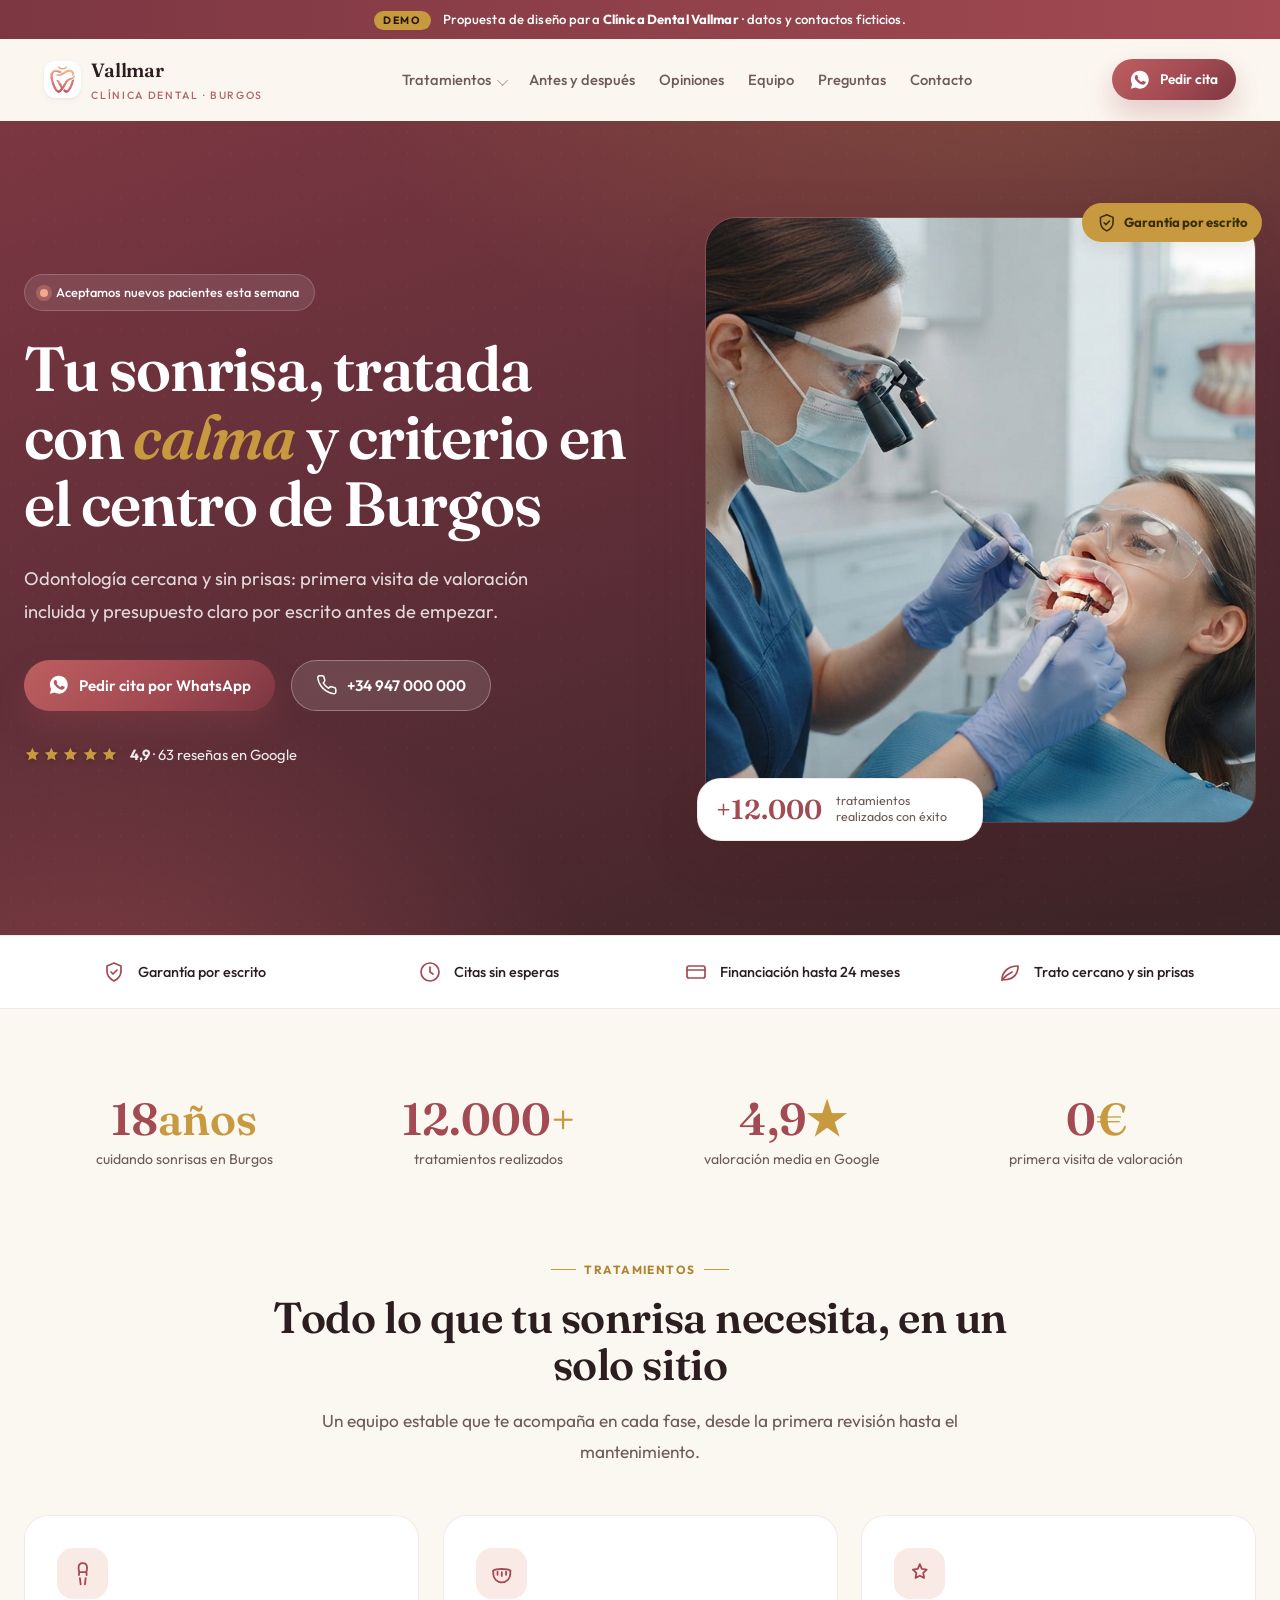
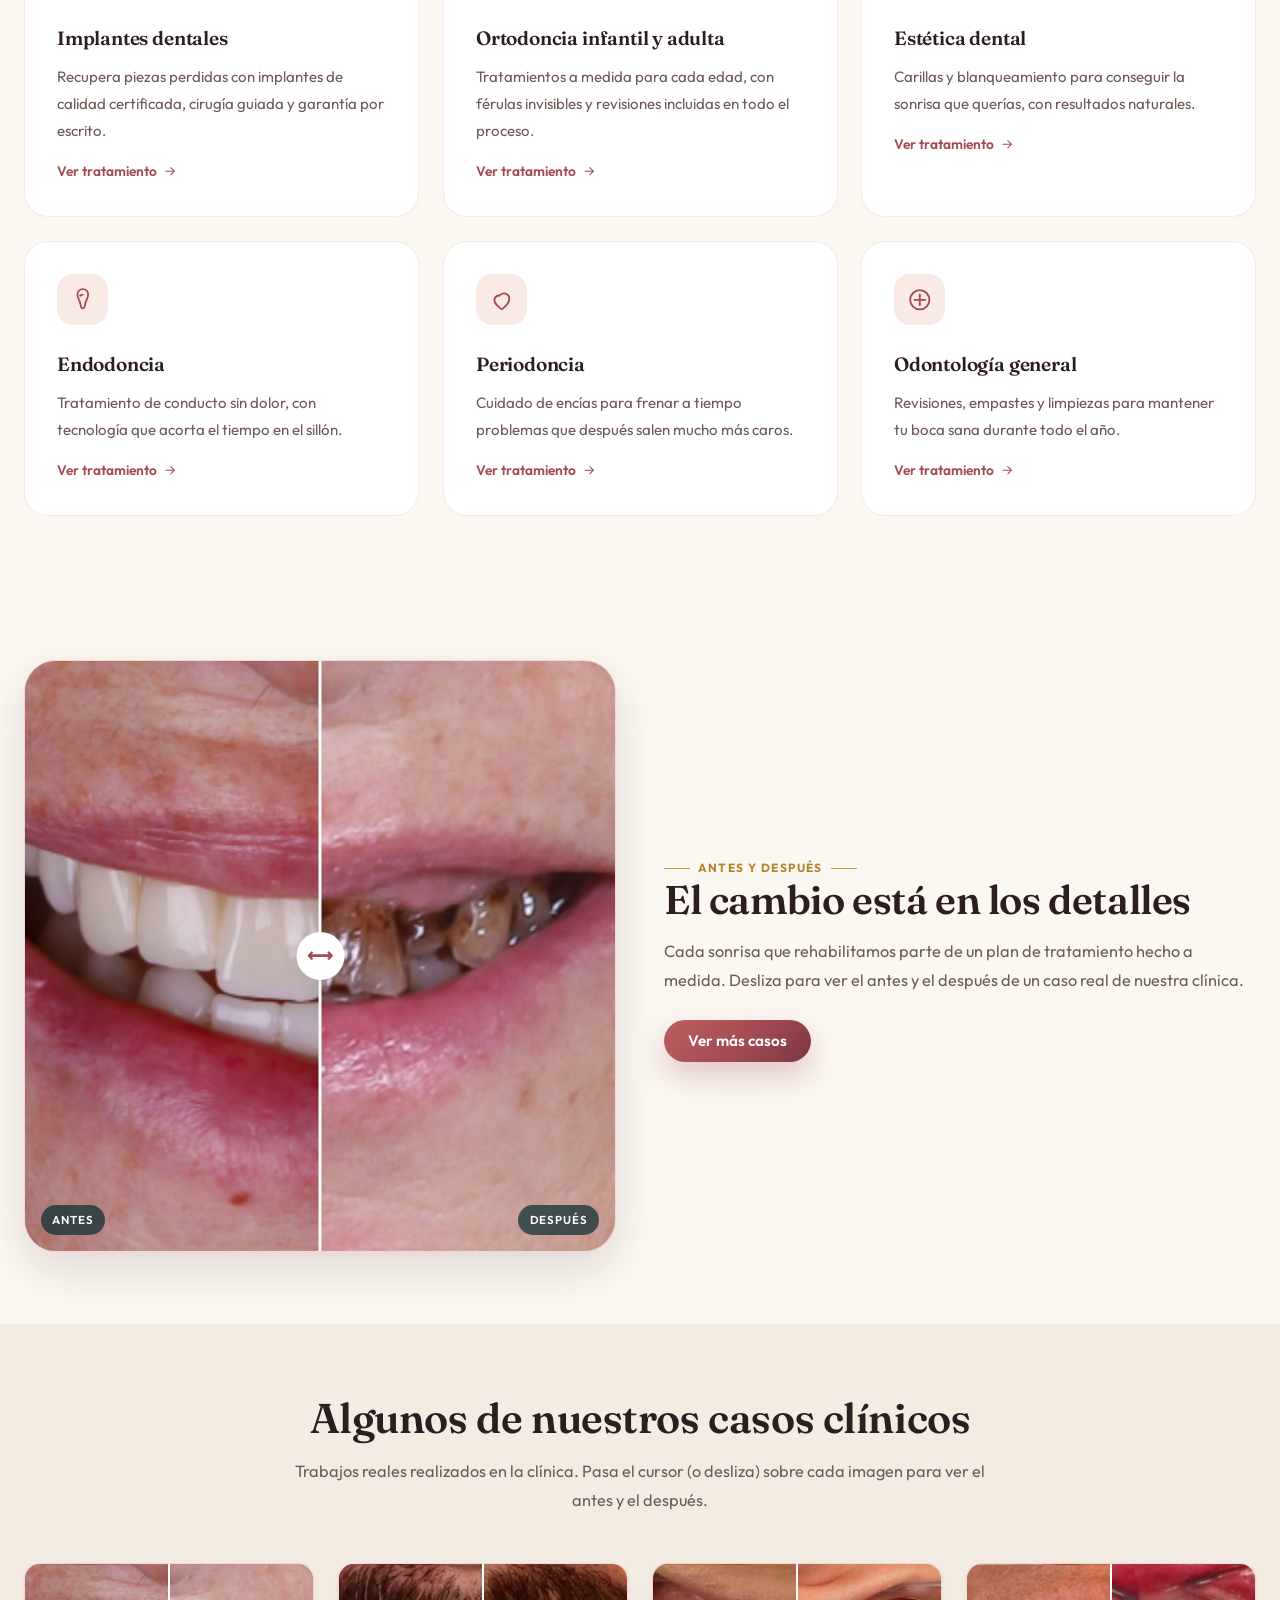
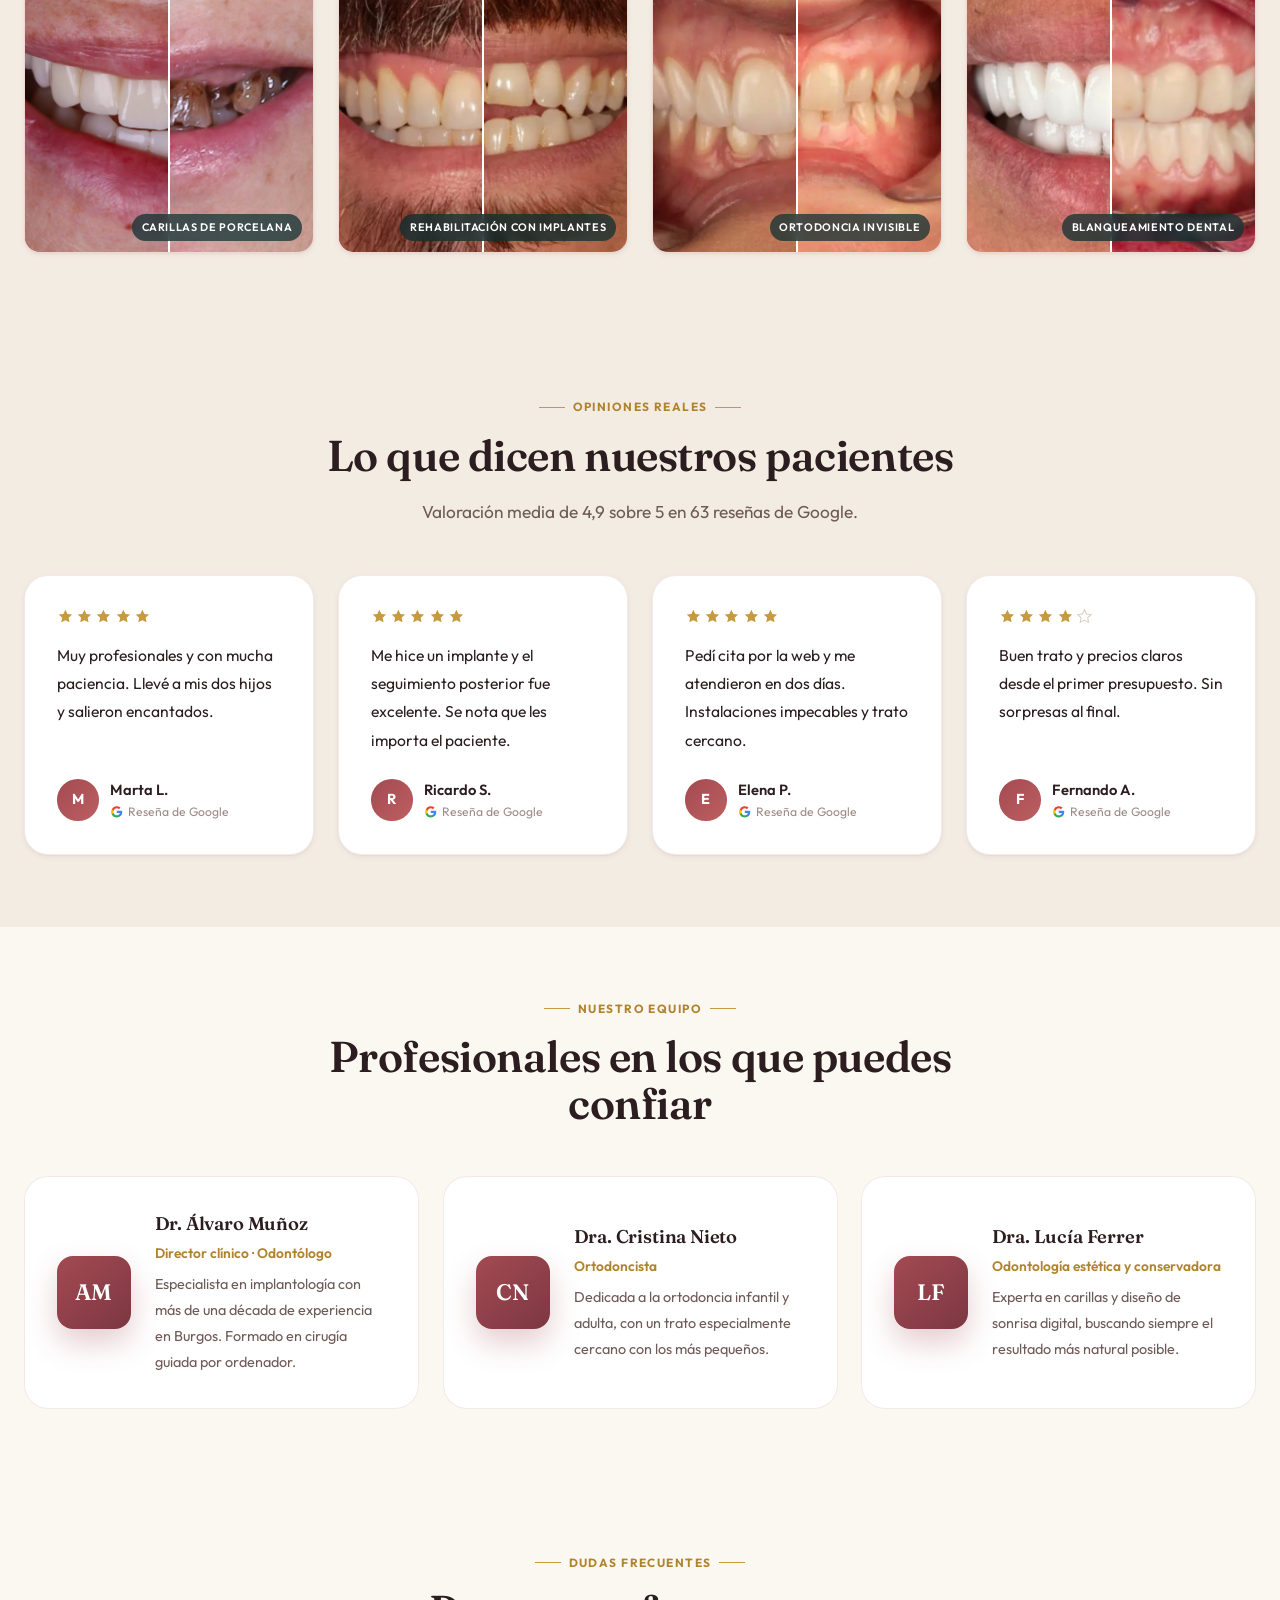
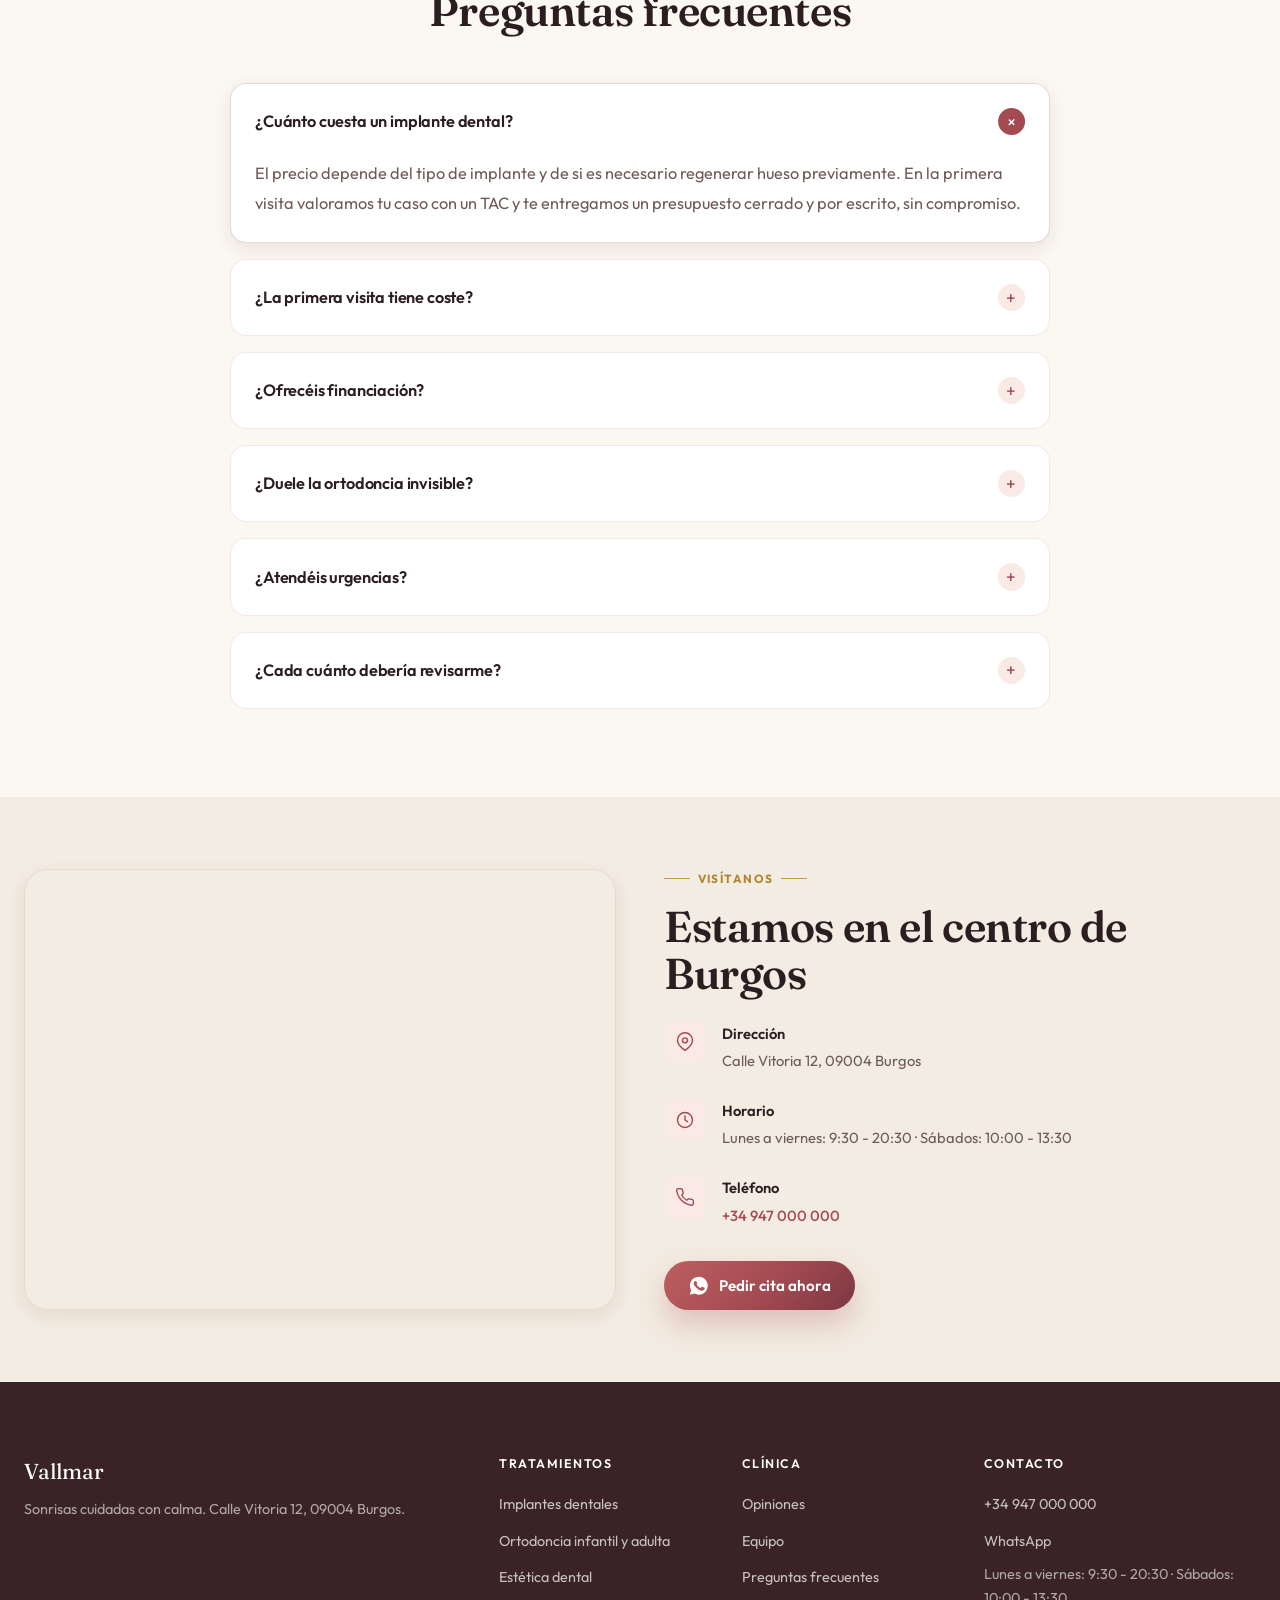
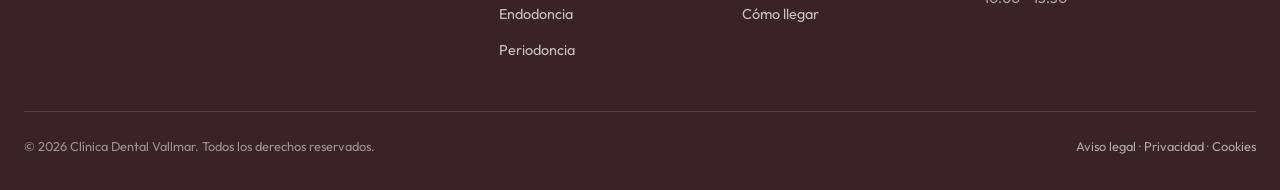
<file: index.html>
<!DOCTYPE html>
<html lang="es">
<head>
  <meta charset="UTF-8">
  <meta name="viewport" content="width=device-width, initial-scale=1.0">
  <meta name="description" content="Clínica Dental Vallmar en Burgos: implantes, ortodoncia invisible, estética dental y odontología general. Primera visita de valoración gratuita y presupuesto por escrito.">
  <meta name="theme-color" content="#A34A52">
  <title>Clínica Dental Vallmar · Dentista en Burgos</title>

  <!-- Favicon (SVG inline, sin dependencias) -->
  <link rel="icon" href="data:image/svg+xml,%3Csvg xmlns='http://www.w3.org/2000/svg' viewBox='0 0 32 32'%3E%3Crect width='32' height='32' rx='8' fill='%23A34A52'/%3E%3Cpath d='M9 22c-1-5 1-11 7-11s8 6 7 11c-.5 2.5-1.6 4-3 4-1.6 0-1.8-3-4-3s-2.4 3-4 3c-1.4 0-2.5-1.5-3-4z' fill='%23fff'/%3E%3C/svg%3E">

  <!-- Open Graph -->
  <meta property="og:title" content="Clínica Dental Vallmar · Dentista en Burgos">
  <meta property="og:description" content="Sonrisas cuidadas con calma en el centro de Burgos. Implantes, ortodoncia y estética dental.">
  <meta property="og:type" content="website">
  <meta property="og:locale" content="es_ES">

  <!-- Fonts -->
  <link rel="preconnect" href="https://fonts.googleapis.com">
  <link rel="preconnect" href="https://fonts.gstatic.com" crossorigin>
  <link href="https://fonts.googleapis.com/css2?family=Fraunces:ital,opsz,wght@0,9..144,400;0,9..144,500;0,9..144,600;1,9..144,500&family=Outfit:wght@400;500;600;700&display=swap" rel="stylesheet">

  <!-- Styles -->
  <link rel="stylesheet" href="./css/variables.css">
  <link rel="stylesheet" href="./css/layout.css">
  <link rel="stylesheet" href="./css/components.css">
  <link rel="stylesheet" href="./css/sections.css">
  <link rel="stylesheet" href="./css/advanced.css">
  <link rel="stylesheet" href="./css/animations.css">
  <link rel="stylesheet" href="./css/responsive.css">

  <!-- SEO estructurado -->
  <script type="application/ld+json">
  {
    "@context": "https://schema.org",
    "@type": "Dentist",
    "name": "Clínica Dental Vallmar",
    "description": "Clínica dental en Burgos: implantes, ortodoncia, estética dental y odontología general.",
    "address": { "@type": "PostalAddress", "streetAddress": "Calle Vitoria 12", "postalCode": "09004", "addressLocality": "Burgos", "addressCountry": "ES" },
    "telephone": "+34 947 000 000",
    "areaServed": "Burgos",
    "priceRange": "€€",
    "openingHours": ["Mo-Fr 09:30-20:30", "Sa 10:00-13:30"],
    "aggregateRating": { "@type": "AggregateRating", "ratingValue": "4.9", "reviewCount": "63" }
  }
  </script>
</head>
<body>
  <!-- Demo banner -->
  <div class="demo-banner"></div>

  <!-- Header -->
  <header>
    <div class="header-container">
      <a href="#hero" class="logo" aria-label="Clínica Dental Vallmar"></a>
      <nav class="nav-desktop">
        <div class="nav-dropdown">
          <a href="#" class="nav-link">Tratamientos</a>
          <div class="dropdown-menu">
            <a href="#" class="dropdown-item" data-procedure="implantes">Implantes dentales</a>
            <a href="#" class="dropdown-item" data-procedure="ortodoncia">Ortodoncia invisible</a>
            <a href="#" class="dropdown-item" data-procedure="estetica">Estética dental</a>
            <a href="#" class="dropdown-item" data-procedure="endodoncia">Endodoncia</a>
            <a href="#" class="dropdown-item" data-procedure="periodoncia">Periodoncia</a>
            <a href="#" class="dropdown-item" data-procedure="general">Odontología general</a>
          </div>
        </div>
        <a href="#galeria" class="nav-link">Antes y después</a>
        <a href="#resenas" class="nav-link">Opiniones</a>
        <a href="#equipo" class="nav-link">Equipo</a>
        <a href="#faq" class="nav-link">Preguntas</a>
        <a href="#ubicacion" class="nav-link">Contacto</a>
      </nav>
      <div class="header-cta"></div>
      <button class="menu-toggle" id="menuToggle" aria-label="Abrir menú">☰</button>
    </div>
  </header>

  <main>
    <section id="hero" class="hero"></section>
    <div id="trust" class="trust-strip"></div>
    <section id="stats"></section>
    <section id="servicios" class="services"></section>
    <section id="slider" class="before-after-slider"></section>
    <section id="galeria" class="gallery"></section>
    <section id="resenas" class="reviews"></section>
    <section id="equipo" class="team"></section>
    <section id="faq" class="faq"></section>
    <section id="ubicacion" class="location"></section>
  </main>

  <footer></footer>

  <!-- Scripts -->
  <script src="./js/procedures.js"></script>
  <script src="./js/interactivity.js"></script>
  <script src="./js/main.js"></script>
</body>
</html>
</file>
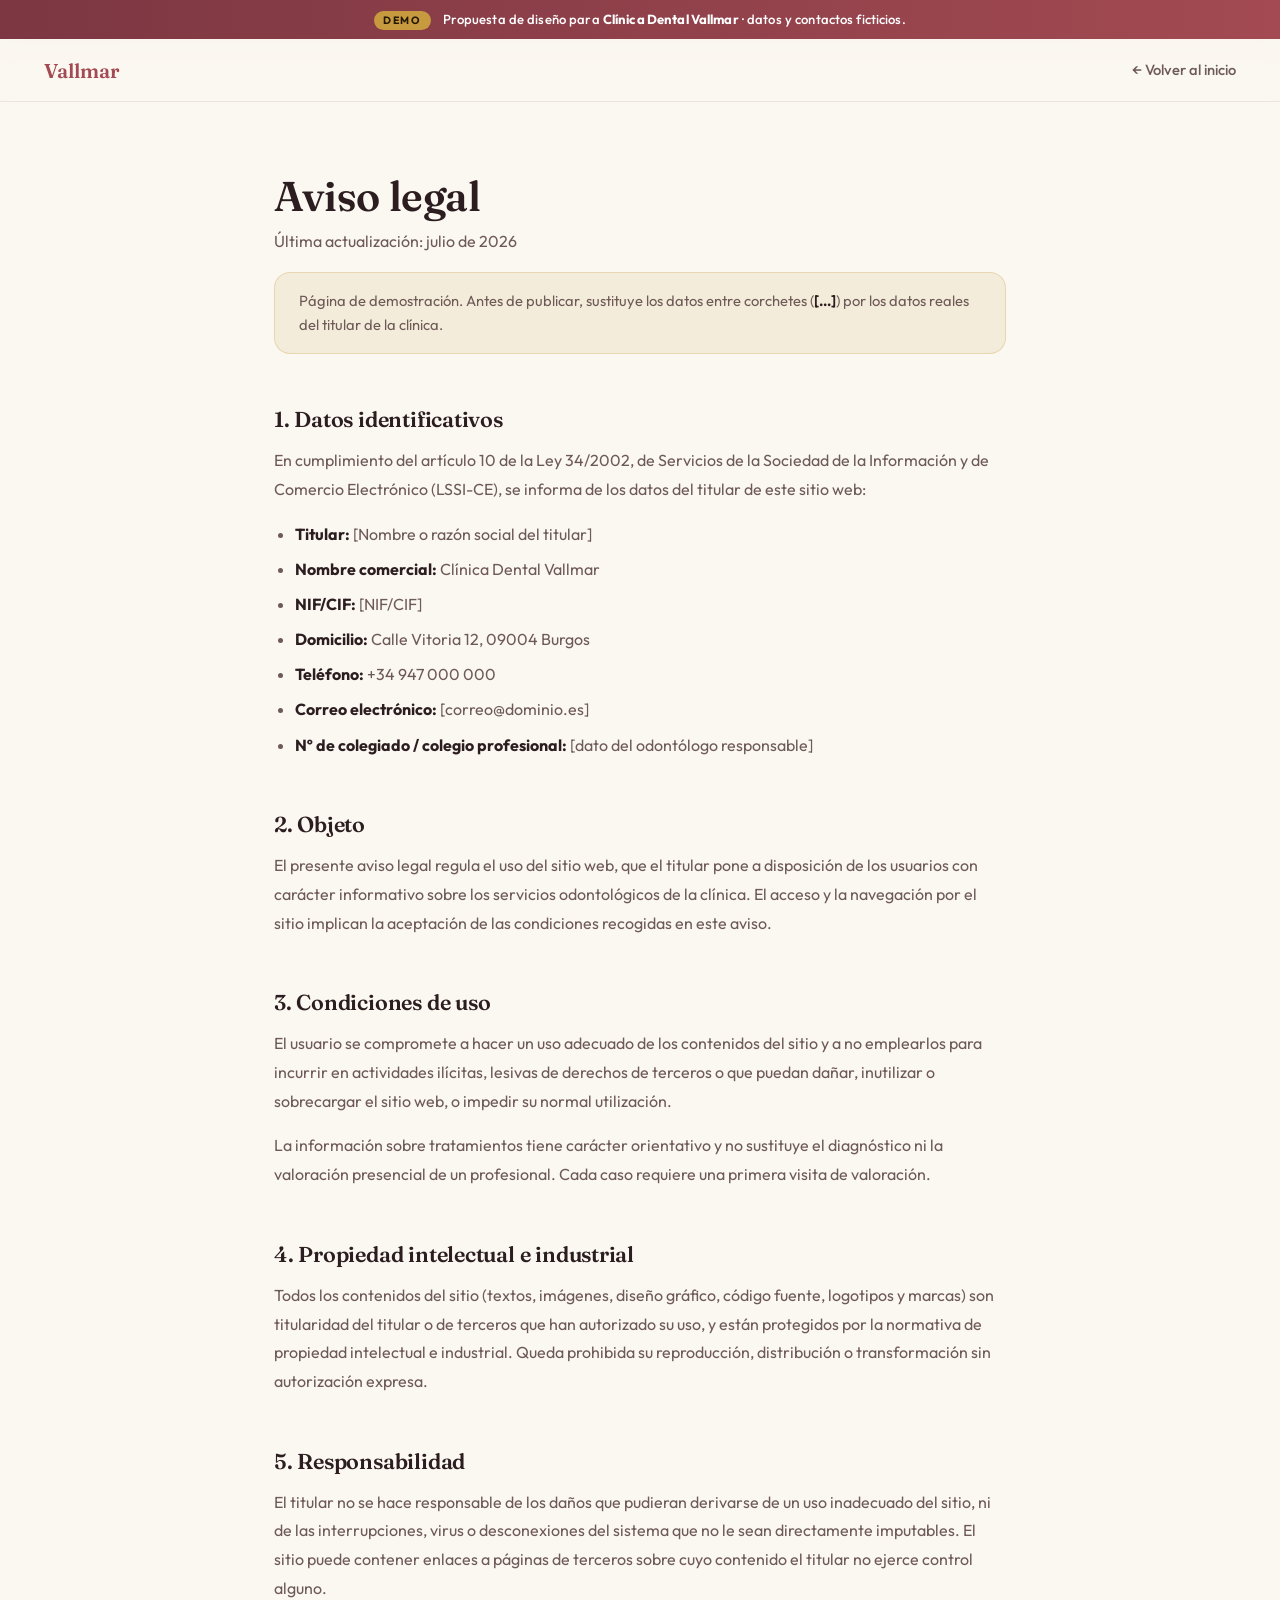
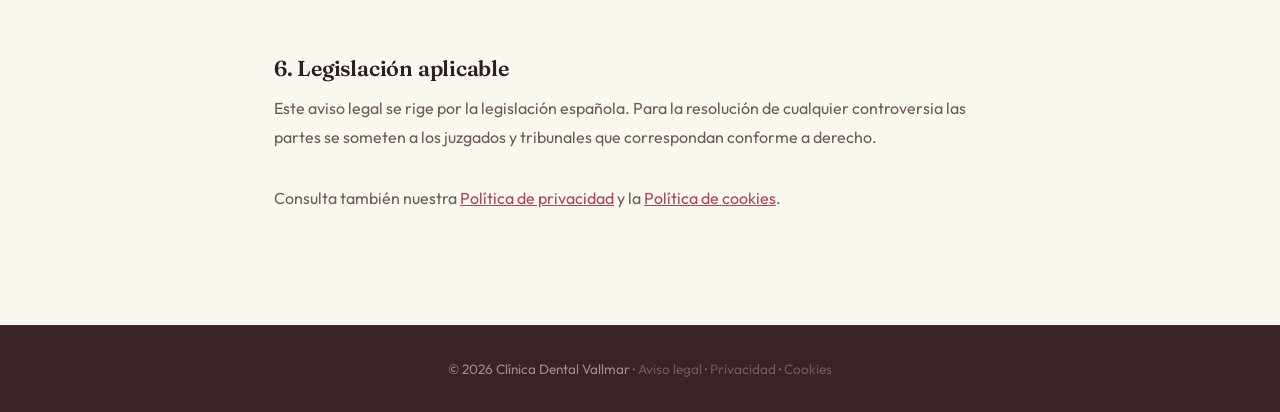
<file: aviso-legal.html>
<!DOCTYPE html>
<html lang="es">
<head>
  <meta charset="UTF-8">
  <meta name="viewport" content="width=device-width, initial-scale=1.0">
  <meta name="robots" content="noindex, follow">
  <meta name="description" content="Aviso legal de Clínica Dental Vallmar (Burgos).">
  <meta name="theme-color" content="#A34A52">
  <title>Aviso legal · Clínica Dental Vallmar</title>
  <link rel="icon" href="data:image/svg+xml,%3Csvg xmlns='http://www.w3.org/2000/svg' viewBox='0 0 32 32'%3E%3Crect width='32' height='32' rx='8' fill='%23A34A52'/%3E%3Cpath d='M9 22c-1-5 1-11 7-11s8 6 7 11c-.5 2.5-1.6 4-3 4-1.6 0-1.8-3-4-3s-2.4 3-4 3c-1.4 0-2.5-1.5-3-4z' fill='%23fff'/%3E%3C/svg%3E">
  <link rel="preconnect" href="https://fonts.googleapis.com">
  <link rel="preconnect" href="https://fonts.gstatic.com" crossorigin>
  <link href="https://fonts.googleapis.com/css2?family=Fraunces:ital,opsz,wght@0,9..144,400;0,9..144,500;0,9..144,600&family=Outfit:wght@400;500;600;700&display=swap" rel="stylesheet">
  <link rel="stylesheet" href="./css/variables.css">
  <link rel="stylesheet" href="./css/layout.css">
  <link rel="stylesheet" href="./css/components.css">
  <link rel="stylesheet" href="./css/animations.css">
  <link rel="stylesheet" href="./css/responsive.css">
  <link rel="stylesheet" href="./css/legal.css">
</head>
<body>
  <div class="demo-banner"><span class="demo-tag">Demo</span> Propuesta de diseño para <strong>Clínica Dental Vallmar</strong> · datos y contactos ficticios.</div>

  <header class="legal-header">
    <div class="legal-header-inner">
      <a href="index.html" class="legal-brand">Vallmar</a>
      <a href="index.html" class="legal-back">← Volver al inicio</a>
    </div>
  </header>

  <main class="legal-main">
    <h1>Aviso legal</h1>
    <p class="legal-updated">Última actualización: julio de 2026</p>

    <div class="legal-note">
      Página de demostración. Antes de publicar, sustituye los datos entre corchetes
      (<strong>[…]</strong>) por los datos reales del titular de la clínica.
    </div>

    <h2>1. Datos identificativos</h2>
    <p>En cumplimiento del artículo 10 de la Ley 34/2002, de Servicios de la Sociedad de la
      Información y de Comercio Electrónico (LSSI-CE), se informa de los datos del titular de este sitio web:</p>
    <ul>
      <li><strong>Titular:</strong> [Nombre o razón social del titular]</li>
      <li><strong>Nombre comercial:</strong> Clínica Dental Vallmar</li>
      <li><strong>NIF/CIF:</strong> [NIF/CIF]</li>
      <li><strong>Domicilio:</strong> Calle Vitoria 12, 09004 Burgos</li>
      <li><strong>Teléfono:</strong> +34 947 000 000</li>
      <li><strong>Correo electrónico:</strong> [correo@dominio.es]</li>
      <li><strong>Nº de colegiado / colegio profesional:</strong> [dato del odontólogo responsable]</li>
    </ul>

    <h2>2. Objeto</h2>
    <p>El presente aviso legal regula el uso del sitio web, que el titular pone a disposición de los
      usuarios con carácter informativo sobre los servicios odontológicos de la clínica. El acceso y la
      navegación por el sitio implican la aceptación de las condiciones recogidas en este aviso.</p>

    <h2>3. Condiciones de uso</h2>
    <p>El usuario se compromete a hacer un uso adecuado de los contenidos del sitio y a no emplearlos
      para incurrir en actividades ilícitas, lesivas de derechos de terceros o que puedan dañar,
      inutilizar o sobrecargar el sitio web, o impedir su normal utilización.</p>
    <p>La información sobre tratamientos tiene carácter orientativo y no sustituye el diagnóstico ni la
      valoración presencial de un profesional. Cada caso requiere una primera visita de valoración.</p>

    <h2>4. Propiedad intelectual e industrial</h2>
    <p>Todos los contenidos del sitio (textos, imágenes, diseño gráfico, código fuente, logotipos y
      marcas) son titularidad del titular o de terceros que han autorizado su uso, y están protegidos
      por la normativa de propiedad intelectual e industrial. Queda prohibida su reproducción,
      distribución o transformación sin autorización expresa.</p>

    <h2>5. Responsabilidad</h2>
    <p>El titular no se hace responsable de los daños que pudieran derivarse de un uso inadecuado del
      sitio, ni de las interrupciones, virus o desconexiones del sistema que no le sean directamente
      imputables. El sitio puede contener enlaces a páginas de terceros sobre cuyo contenido el titular
      no ejerce control alguno.</p>

    <h2>6. Legislación aplicable</h2>
    <p>Este aviso legal se rige por la legislación española. Para la resolución de cualquier controversia
      las partes se someten a los juzgados y tribunales que correspondan conforme a derecho.</p>

    <p style="margin-top:2rem;">Consulta también nuestra
      <a href="privacidad.html">Política de privacidad</a> y la
      <a href="cookies.html">Política de cookies</a>.</p>
  </main>

  <footer class="legal-footer">
    <p>© 2026 Clínica Dental Vallmar ·
      <a href="aviso-legal.html">Aviso legal</a> ·
      <a href="privacidad.html">Privacidad</a> ·
      <a href="cookies.html">Cookies</a></p>
  </footer>
</body>
</html>
</file>
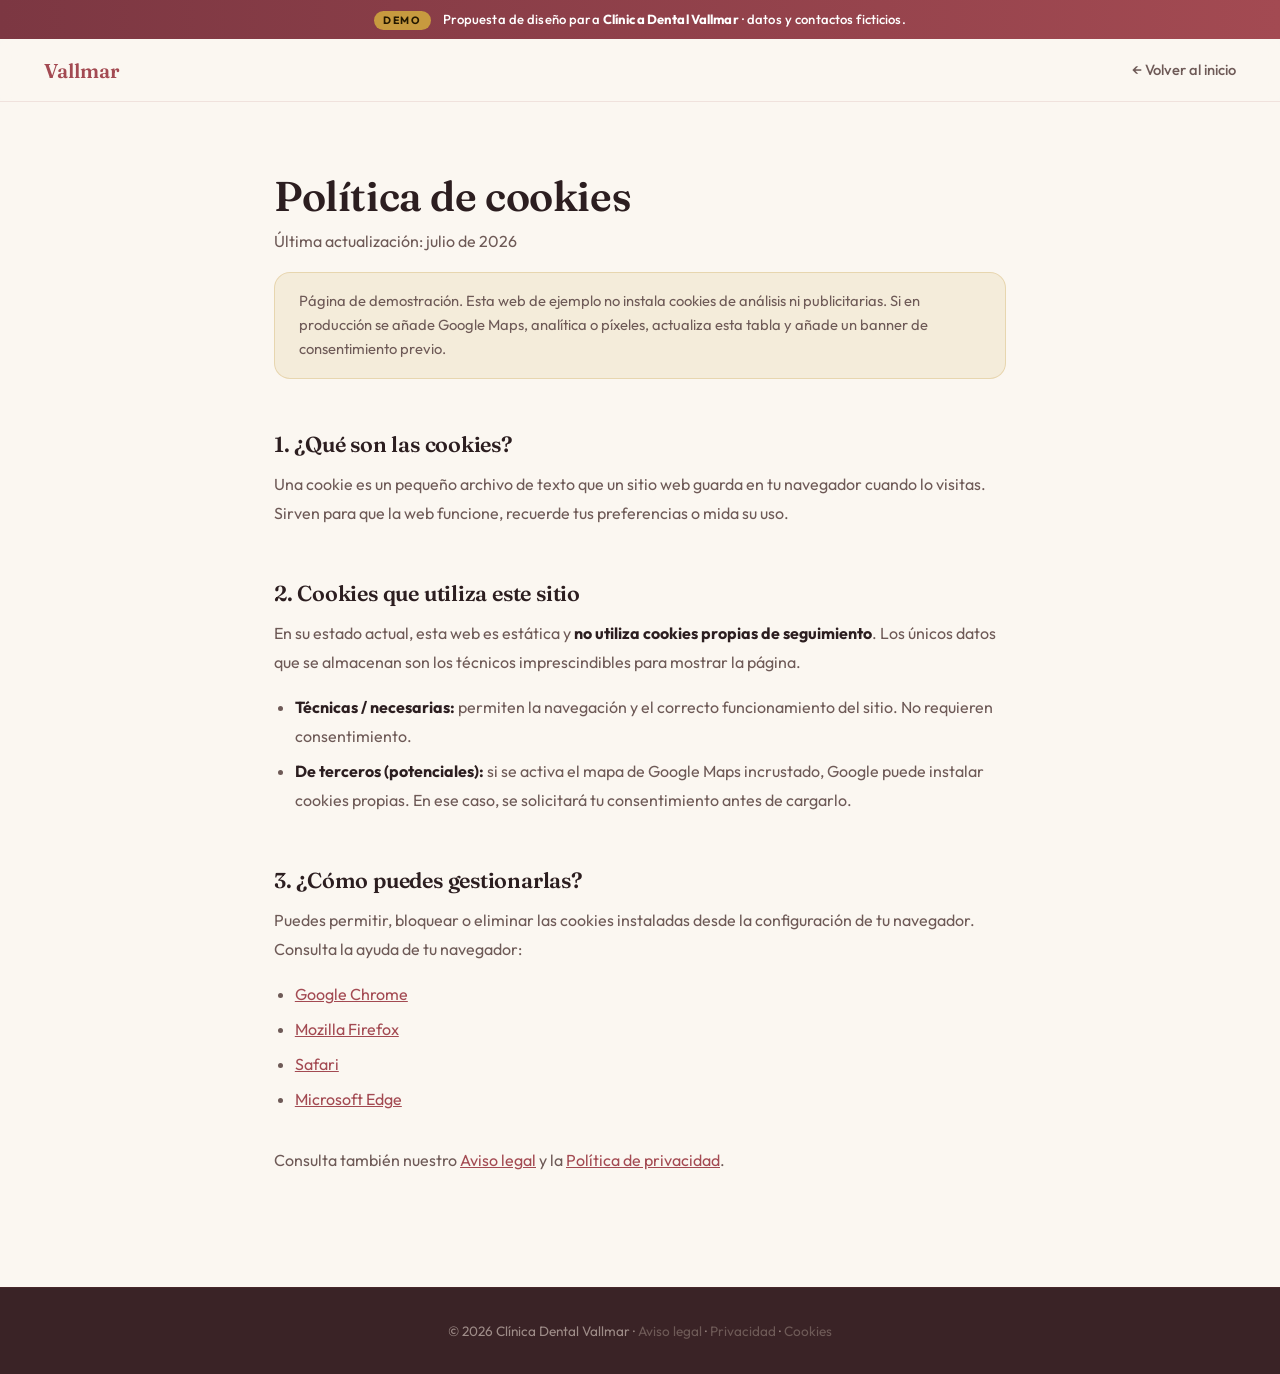
<file: cookies.html>
<!DOCTYPE html>
<html lang="es">
<head>
  <meta charset="UTF-8">
  <meta name="viewport" content="width=device-width, initial-scale=1.0">
  <meta name="robots" content="noindex, follow">
  <meta name="description" content="Política de cookies de Clínica Dental Vallmar (Burgos).">
  <meta name="theme-color" content="#A34A52">
  <title>Política de cookies · Clínica Dental Vallmar</title>
  <link rel="icon" href="data:image/svg+xml,%3Csvg xmlns='http://www.w3.org/2000/svg' viewBox='0 0 32 32'%3E%3Crect width='32' height='32' rx='8' fill='%23A34A52'/%3E%3Cpath d='M9 22c-1-5 1-11 7-11s8 6 7 11c-.5 2.5-1.6 4-3 4-1.6 0-1.8-3-4-3s-2.4 3-4 3c-1.4 0-2.5-1.5-3-4z' fill='%23fff'/%3E%3C/svg%3E">
  <link rel="preconnect" href="https://fonts.googleapis.com">
  <link rel="preconnect" href="https://fonts.gstatic.com" crossorigin>
  <link href="https://fonts.googleapis.com/css2?family=Fraunces:ital,opsz,wght@0,9..144,400;0,9..144,500;0,9..144,600&family=Outfit:wght@400;500;600;700&display=swap" rel="stylesheet">
  <link rel="stylesheet" href="./css/variables.css">
  <link rel="stylesheet" href="./css/layout.css">
  <link rel="stylesheet" href="./css/components.css">
  <link rel="stylesheet" href="./css/animations.css">
  <link rel="stylesheet" href="./css/responsive.css">
  <link rel="stylesheet" href="./css/legal.css">
</head>
<body>
  <div class="demo-banner"><span class="demo-tag">Demo</span> Propuesta de diseño para <strong>Clínica Dental Vallmar</strong> · datos y contactos ficticios.</div>

  <header class="legal-header">
    <div class="legal-header-inner">
      <a href="index.html" class="legal-brand">Vallmar</a>
      <a href="index.html" class="legal-back">← Volver al inicio</a>
    </div>
  </header>

  <main class="legal-main">
    <h1>Política de cookies</h1>
    <p class="legal-updated">Última actualización: julio de 2026</p>

    <div class="legal-note">
      Página de demostración. Esta web de ejemplo no instala cookies de análisis ni publicitarias.
      Si en producción se añade Google Maps, analítica o píxeles, actualiza esta tabla y añade un banner
      de consentimiento previo.
    </div>

    <h2>1. ¿Qué son las cookies?</h2>
    <p>Una cookie es un pequeño archivo de texto que un sitio web guarda en tu navegador cuando lo
      visitas. Sirven para que la web funcione, recuerde tus preferencias o mida su uso.</p>

    <h2>2. Cookies que utiliza este sitio</h2>
    <p>En su estado actual, esta web es estática y <strong>no utiliza cookies propias de seguimiento</strong>.
      Los únicos datos que se almacenan son los técnicos imprescindibles para mostrar la página.</p>
    <ul>
      <li><strong>Técnicas / necesarias:</strong> permiten la navegación y el correcto funcionamiento del sitio. No requieren consentimiento.</li>
      <li><strong>De terceros (potenciales):</strong> si se activa el mapa de Google Maps incrustado, Google puede instalar cookies propias. En ese caso, se solicitará tu consentimiento antes de cargarlo.</li>
    </ul>

    <h2>3. ¿Cómo puedes gestionarlas?</h2>
    <p>Puedes permitir, bloquear o eliminar las cookies instaladas desde la configuración de tu
      navegador. Consulta la ayuda de tu navegador:</p>
    <ul>
      <li><a href="https://support.google.com/chrome/answer/95647" target="_blank" rel="noopener noreferrer">Google Chrome</a></li>
      <li><a href="https://support.mozilla.org/es/kb/cookies-informacion-que-los-sitios-web-guardan" target="_blank" rel="noopener noreferrer">Mozilla Firefox</a></li>
      <li><a href="https://support.apple.com/es-es/guide/safari/sfri11471/mac" target="_blank" rel="noopener noreferrer">Safari</a></li>
      <li><a href="https://support.microsoft.com/es-es/microsoft-edge" target="_blank" rel="noopener noreferrer">Microsoft Edge</a></li>
    </ul>

    <p style="margin-top:2rem;">Consulta también nuestro
      <a href="aviso-legal.html">Aviso legal</a> y la
      <a href="privacidad.html">Política de privacidad</a>.</p>
  </main>

  <footer class="legal-footer">
    <p>© 2026 Clínica Dental Vallmar ·
      <a href="aviso-legal.html">Aviso legal</a> ·
      <a href="privacidad.html">Privacidad</a> ·
      <a href="cookies.html">Cookies</a></p>
  </footer>
</body>
</html>
</file>
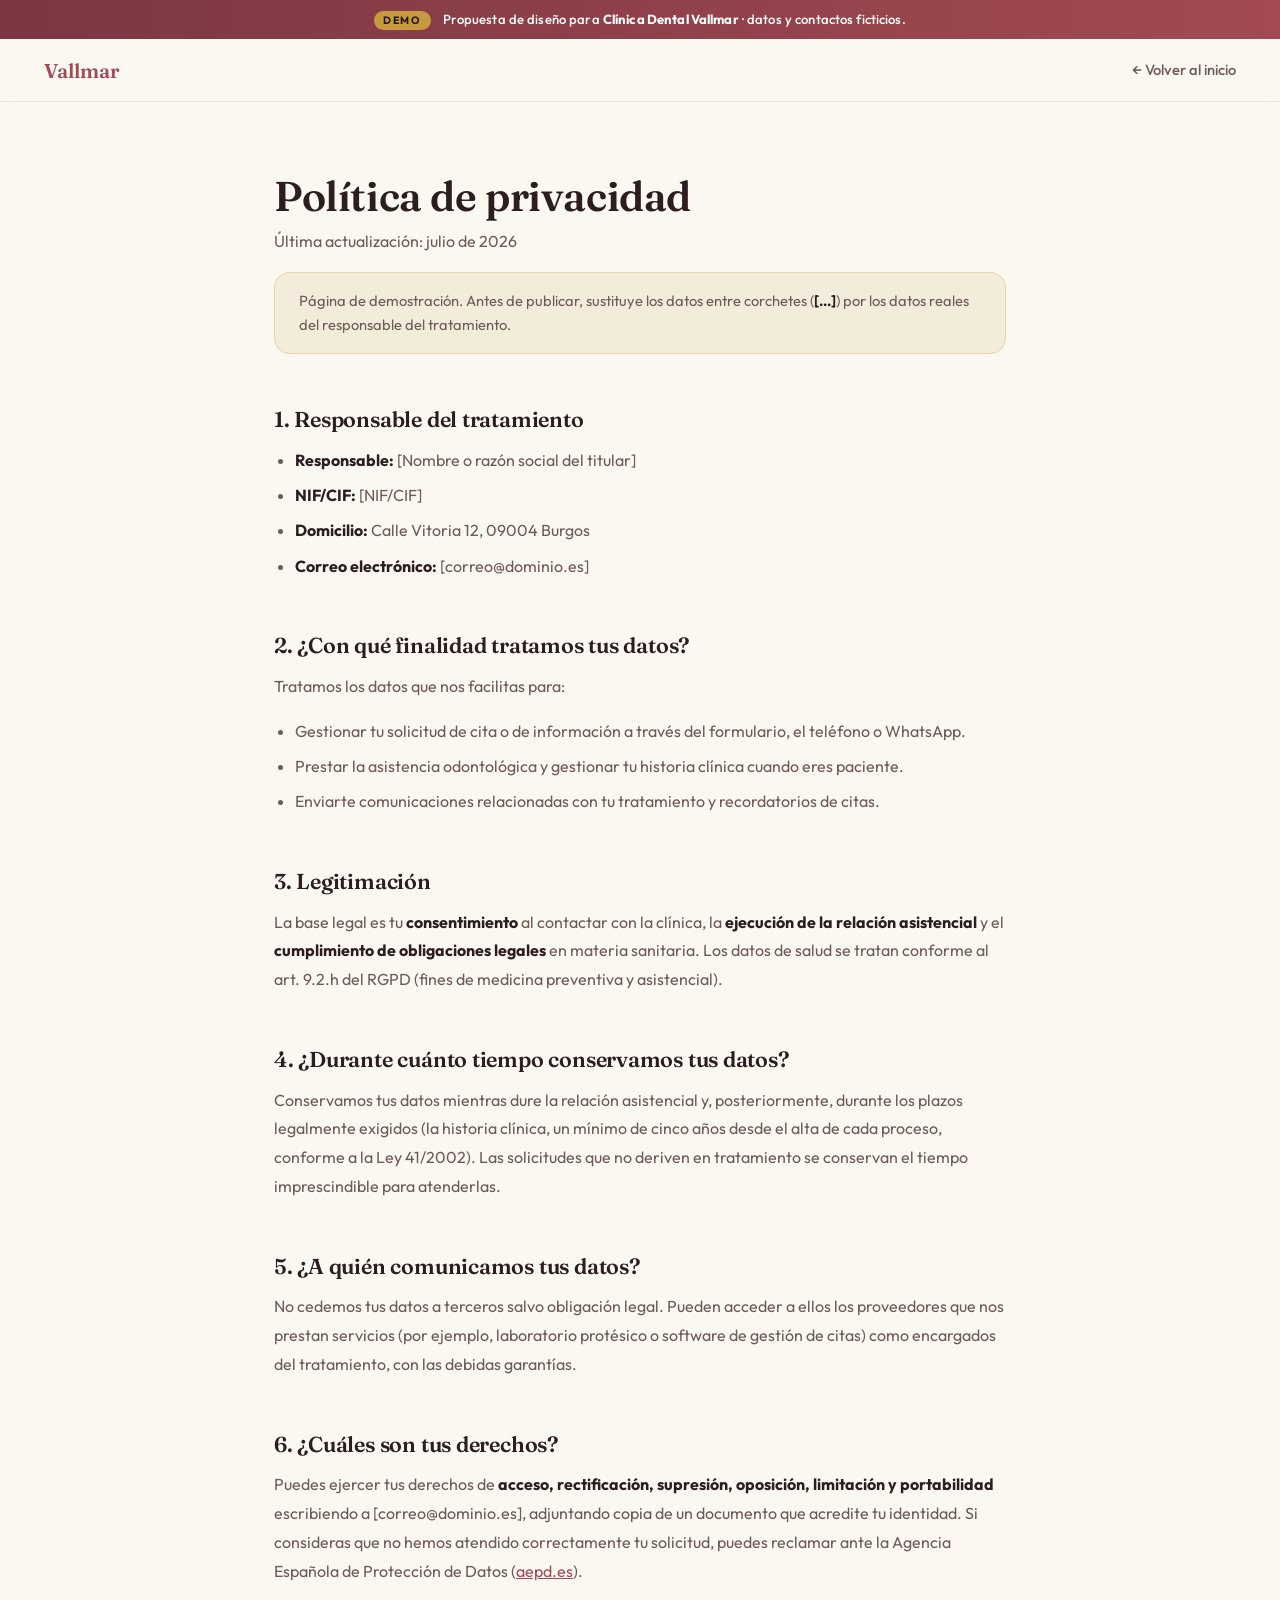
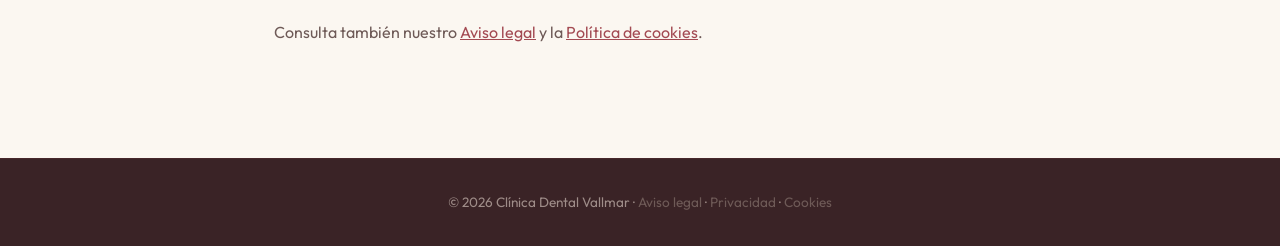
<file: privacidad.html>
<!DOCTYPE html>
<html lang="es">
<head>
  <meta charset="UTF-8">
  <meta name="viewport" content="width=device-width, initial-scale=1.0">
  <meta name="robots" content="noindex, follow">
  <meta name="description" content="Política de privacidad de Clínica Dental Vallmar (Burgos).">
  <meta name="theme-color" content="#A34A52">
  <title>Política de privacidad · Clínica Dental Vallmar</title>
  <link rel="icon" href="data:image/svg+xml,%3Csvg xmlns='http://www.w3.org/2000/svg' viewBox='0 0 32 32'%3E%3Crect width='32' height='32' rx='8' fill='%23A34A52'/%3E%3Cpath d='M9 22c-1-5 1-11 7-11s8 6 7 11c-.5 2.5-1.6 4-3 4-1.6 0-1.8-3-4-3s-2.4 3-4 3c-1.4 0-2.5-1.5-3-4z' fill='%23fff'/%3E%3C/svg%3E">
  <link rel="preconnect" href="https://fonts.googleapis.com">
  <link rel="preconnect" href="https://fonts.gstatic.com" crossorigin>
  <link href="https://fonts.googleapis.com/css2?family=Fraunces:ital,opsz,wght@0,9..144,400;0,9..144,500;0,9..144,600&family=Outfit:wght@400;500;600;700&display=swap" rel="stylesheet">
  <link rel="stylesheet" href="./css/variables.css">
  <link rel="stylesheet" href="./css/layout.css">
  <link rel="stylesheet" href="./css/components.css">
  <link rel="stylesheet" href="./css/animations.css">
  <link rel="stylesheet" href="./css/responsive.css">
  <link rel="stylesheet" href="./css/legal.css">
</head>
<body>
  <div class="demo-banner"><span class="demo-tag">Demo</span> Propuesta de diseño para <strong>Clínica Dental Vallmar</strong> · datos y contactos ficticios.</div>

  <header class="legal-header">
    <div class="legal-header-inner">
      <a href="index.html" class="legal-brand">Vallmar</a>
      <a href="index.html" class="legal-back">← Volver al inicio</a>
    </div>
  </header>

  <main class="legal-main">
    <h1>Política de privacidad</h1>
    <p class="legal-updated">Última actualización: julio de 2026</p>

    <div class="legal-note">
      Página de demostración. Antes de publicar, sustituye los datos entre corchetes
      (<strong>[…]</strong>) por los datos reales del responsable del tratamiento.
    </div>

    <h2>1. Responsable del tratamiento</h2>
    <ul>
      <li><strong>Responsable:</strong> [Nombre o razón social del titular]</li>
      <li><strong>NIF/CIF:</strong> [NIF/CIF]</li>
      <li><strong>Domicilio:</strong> Calle Vitoria 12, 09004 Burgos</li>
      <li><strong>Correo electrónico:</strong> [correo@dominio.es]</li>
    </ul>

    <h2>2. ¿Con qué finalidad tratamos tus datos?</h2>
    <p>Tratamos los datos que nos facilitas para:</p>
    <ul>
      <li>Gestionar tu solicitud de cita o de información a través del formulario, el teléfono o WhatsApp.</li>
      <li>Prestar la asistencia odontológica y gestionar tu historia clínica cuando eres paciente.</li>
      <li>Enviarte comunicaciones relacionadas con tu tratamiento y recordatorios de citas.</li>
    </ul>

    <h2>3. Legitimación</h2>
    <p>La base legal es tu <strong>consentimiento</strong> al contactar con la clínica, la
      <strong>ejecución de la relación asistencial</strong> y el <strong>cumplimiento de obligaciones
      legales</strong> en materia sanitaria. Los datos de salud se tratan conforme al art. 9.2.h del RGPD
      (fines de medicina preventiva y asistencial).</p>

    <h2>4. ¿Durante cuánto tiempo conservamos tus datos?</h2>
    <p>Conservamos tus datos mientras dure la relación asistencial y, posteriormente, durante los plazos
      legalmente exigidos (la historia clínica, un mínimo de cinco años desde el alta de cada proceso,
      conforme a la Ley 41/2002). Las solicitudes que no deriven en tratamiento se conservan el tiempo
      imprescindible para atenderlas.</p>

    <h2>5. ¿A quién comunicamos tus datos?</h2>
    <p>No cedemos tus datos a terceros salvo obligación legal. Pueden acceder a ellos los proveedores que
      nos prestan servicios (por ejemplo, laboratorio protésico o software de gestión de citas) como
      encargados del tratamiento, con las debidas garantías.</p>

    <h2>6. ¿Cuáles son tus derechos?</h2>
    <p>Puedes ejercer tus derechos de <strong>acceso, rectificación, supresión, oposición, limitación y
      portabilidad</strong> escribiendo a [correo@dominio.es], adjuntando copia de un documento que
      acredite tu identidad. Si consideras que no hemos atendido correctamente tu solicitud, puedes
      reclamar ante la Agencia Española de Protección de Datos (<a href="https://www.aepd.es" target="_blank" rel="noopener noreferrer">aepd.es</a>).</p>

    <p style="margin-top:2rem;">Consulta también nuestro
      <a href="aviso-legal.html">Aviso legal</a> y la
      <a href="cookies.html">Política de cookies</a>.</p>
  </main>

  <footer class="legal-footer">
    <p>© 2026 Clínica Dental Vallmar ·
      <a href="aviso-legal.html">Aviso legal</a> ·
      <a href="privacidad.html">Privacidad</a> ·
      <a href="cookies.html">Cookies</a></p>
  </footer>
</body>
</html>
</file>
<file: css/variables.css>
:root {
  /* ===== Brand palette — "Calma" (teal petróleo + oro cálido sobre crema) =====
     --primary y --accent se inyectan en runtime desde data/config.json,
     así el template sigue siendo re-tematizable por cliente. Los valores de
     aquí son el fallback de Vallmar. */
  --primary: #A34A52;
  --primary-600: #BC5F60;
  --primary-700: #7C3742;
  --primary-050: #FAEAE5;
  --accent: #C79A3F;
  --accent-600: #B0842E;
  --accent-050: #F7EFDD;

  /* Aliases usados por componentes interactivos heredados */
  --accent-blue: var(--primary);
  --accent-green: #2F9E6E;
  --accent-orange: #D98A3D;

  /* Neutrales cálidos */
  --bg: #FBF7F1;
  --bg-light: #F3ECE2;
  --bg-deep: #3A2326;
  --surface: #FFFFFF;
  --text: #2C1E20;
  --text-light: #6E5A57;
  --text-lighter: #9E8C88;
  --border-light: rgba(163, 74, 82, 0.12);
  --border-strong: rgba(163, 74, 82, 0.22);
  --glass: rgba(251, 247, 241, 0.82);
  --glass-border: rgba(163, 74, 82, 0.10);

  /* Spacing */
  --spacing-xs: 0.25rem;
  --spacing-sm: 0.5rem;
  --spacing-md: 1rem;
  --spacing-lg: 1.5rem;
  --spacing-xl: 2rem;
  --spacing-2xl: 3rem;
  --spacing-3xl: 4.5rem;
  --spacing-4xl: 6rem;

  /* Radios */
  --radius-sm: 0.375rem;
  --radius-md: 0.625rem;
  --radius-lg: 1rem;
  --radius-xl: 1.5rem;
  --radius-3xl: 2rem;
  --radius-full: 9999px;

  /* Tipografía */
  --font-display: 'Fraunces', 'Georgia', 'Times New Roman', serif;
  --font-base: 'Outfit', -apple-system, BlinkMacSystemFont, 'Segoe UI', 'Roboto', 'Helvetica', 'Arial', sans-serif;
  --font-mono: 'SF Mono', Monaco, 'Cascadia Code', Consolas, monospace;

  /* Alturas de línea */
  --line-height-tight: 1.08;
  --line-height-base: 1.65;
  --line-height-relaxed: 1.8;

  /* Sombras — suaves, con tinte de marca */
  --shadow-sm: 0 1px 2px rgba(74, 35, 38, 0.06), 0 2px 6px rgba(74, 35, 38, 0.05);
  --shadow-md: 0 6px 18px rgba(74, 35, 38, 0.09);
  --shadow-lg: 0 18px 44px rgba(74, 35, 38, 0.14);
  --shadow-xl: 0 30px 70px rgba(74, 35, 38, 0.20);
  --shadow-brand: 0 14px 30px rgba(163, 74, 82, 0.28);

  /* Transiciones */
  --ease: cubic-bezier(0.22, 1, 0.36, 1);
}
</file>
<file: css/layout.css>
* {
  margin: 0;
  padding: 0;
  box-sizing: border-box;
}

html {
  scroll-behavior: smooth;
  scroll-padding-top: 90px;
}

html, body {
  width: 100%;
}

body {
  font-family: var(--font-base);
  font-size: 1rem;
  line-height: var(--line-height-base);
  color: var(--text);
  background-color: var(--bg);
  -webkit-font-smoothing: antialiased;
  text-rendering: optimizeLegibility;
  display: flex;
  flex-direction: column;
  min-height: 100vh;
  overflow-x: hidden;
}

main {
  flex: 1;
}

h1, h2, h3, h4 {
  font-family: var(--font-display);
  font-weight: 600;
  letter-spacing: -0.01em;
}

::selection {
  background: var(--primary);
  color: #fff;
}

/* ===== Header ===== */
header {
  position: sticky;
  top: 0;
  z-index: 50;
  border-bottom: 1px solid transparent;
  background: var(--glass);
  backdrop-filter: saturate(160%) blur(14px);
  -webkit-backdrop-filter: saturate(160%) blur(14px);
  transition: border-color 0.3s var(--ease), box-shadow 0.3s var(--ease), background 0.3s var(--ease);
}

header.scrolled {
  border-bottom-color: var(--border-light);
  box-shadow: 0 6px 24px rgba(12, 47, 49, 0.06);
}

.header-container {
  max-width: 1240px;
  margin: 0 auto;
  padding: var(--spacing-md) var(--spacing-lg);
  display: flex;
  align-items: center;
  justify-content: space-between;
  gap: var(--spacing-xl);
}

.logo {
  display: flex;
  align-items: center;
  gap: 0.65rem;
  font-family: var(--font-display);
  font-weight: 600;
  font-size: 1.2rem;
  color: var(--text);
  text-decoration: none;
  letter-spacing: -0.01em;
}

.logo-mark {
  width: 2.3rem;
  height: 2.3rem;
  flex-shrink: 0;
  display: grid;
  place-items: center;
  border-radius: 0.7rem;
  background: #fff;
  box-shadow: var(--shadow-sm);
  overflow: hidden;
}

.logo-mark svg { width: 1.35rem; height: 1.35rem; }
.logo-mark img { width: 1.8rem; height: 1.8rem; object-fit: contain; display: block; }

.logo-text small {
  display: block;
  font-family: var(--font-base);
  font-size: 0.66rem;
  font-weight: 500;
  letter-spacing: 0.16em;
  text-transform: uppercase;
  color: var(--primary);
  opacity: 0.85;
}

.header-cta {
  display: inline-flex;
}

nav {
  display: flex;
  align-items: center;
  gap: var(--spacing-lg);
  font-size: 0.92rem;
  font-weight: 500;
}

nav a {
  color: var(--text-light);
  text-decoration: none;
  transition: color 0.2s;
  position: relative;
}

nav a:hover { color: var(--text); }

.nav-link.active { color: var(--primary); font-weight: 600; }

/* ===== Container ===== */
.container {
  max-width: 1240px;
  margin: 0 auto;
  padding: 0 var(--spacing-lg);
  width: 100%;
}

/* ===== Footer ===== */
footer {
  background: var(--bg-deep);
  color: rgba(255, 255, 255, 0.72);
  padding: var(--spacing-3xl) var(--spacing-lg) var(--spacing-xl);
  margin-top: auto;
}

.footer-container {
  max-width: 1240px;
  margin: 0 auto;
  display: grid;
  gap: var(--spacing-2xl);
  grid-template-columns: 1fr;
}

@media (min-width: 768px) {
  .footer-container { grid-template-columns: 2.2fr 1fr 1fr 1.4fr; }
}

.footer-col { display: flex; flex-direction: column; }

.footer-col h4 {
  font-family: var(--font-base);
  color: #fff;
  font-size: 0.78rem;
  font-weight: 600;
  letter-spacing: 0.12em;
  text-transform: uppercase;
  margin-bottom: var(--spacing-md);
}

.footer-brand-name {
  font-family: var(--font-display);
  font-size: 1.35rem;
  color: #fff;
  margin-bottom: var(--spacing-sm);
}

.footer-col ul {
  list-style: none;
  display: flex;
  flex-direction: column;
  gap: 0.6rem;
}

.footer-col a {
  color: rgba(255, 255, 255, 0.72);
  text-decoration: none;
  font-size: 0.9rem;
  transition: color 0.2s;
}

.footer-col a:hover { color: var(--accent); }

.footer-bottom {
  max-width: 1240px;
  margin: var(--spacing-2xl) auto 0;
  border-top: 1px solid rgba(255, 255, 255, 0.12);
  padding-top: var(--spacing-lg);
  display: flex;
  flex-wrap: wrap;
  gap: var(--spacing-sm);
  justify-content: space-between;
  font-size: 0.8rem;
  color: rgba(255, 255, 255, 0.5);
}

.footer-legal a {
  color: rgba(255, 255, 255, 0.6);
  text-decoration: none;
  transition: color 0.2s;
}
.footer-legal a:hover { color: var(--accent); }

/* ===== Demo banner ===== */
.demo-banner {
  background: linear-gradient(90deg, var(--primary-700), var(--primary));
  color: #fff;
  padding: 0.55rem var(--spacing-lg);
  text-align: center;
  font-size: 0.82rem;
  font-weight: 500;
  letter-spacing: 0.01em;
}

.demo-banner:empty { display: none; }

.demo-tag {
  display: inline-block;
  background: var(--accent);
  color: #241800;
  font-weight: 700;
  font-size: 0.66rem;
  letter-spacing: 0.16em;
  text-transform: uppercase;
  padding: 0.12rem 0.55rem;
  border-radius: var(--radius-full);
  margin-right: 0.55rem;
  vertical-align: middle;
  line-height: 1.5;
}
</file>
<file: css/components.css>
/* ===== Buttons ===== */
.btn {
  display: inline-flex;
  align-items: center;
  justify-content: center;
  gap: 0.6rem;
  padding: 0.85rem 1.5rem;
  font-size: 0.95rem;
  font-weight: 600;
  border: none;
  border-radius: var(--radius-full);
  cursor: pointer;
  transition: transform 0.25s var(--ease), box-shadow 0.25s var(--ease), background-color 0.25s var(--ease), color 0.2s;
  text-decoration: none;
  font-family: var(--font-base);
  line-height: 1;
}

.btn:active { transform: translateY(0) scale(0.98); }

.btn-primary {
  background: linear-gradient(135deg, var(--primary-600) 0%, var(--primary) 55%, var(--primary-700) 100%);
  color: #fff;
  box-shadow: var(--shadow-brand);
}

.btn-primary:hover {
  transform: translateY(-2px);
  box-shadow: 0 18px 36px rgba(15, 82, 87, 0.34);
}

.btn-secondary {
  background-color: transparent;
  color: var(--text);
  border: 1.5px solid var(--border-strong);
}

.btn-secondary:hover {
  background-color: var(--surface);
  border-color: var(--primary);
  color: var(--primary);
  transform: translateY(-2px);
  box-shadow: var(--shadow-sm);
}

.btn-accent {
  background: linear-gradient(135deg, var(--accent) 0%, var(--accent-600) 100%);
  color: #3a2c07;
  box-shadow: 0 12px 26px rgba(199, 154, 63, 0.32);
}

.btn-accent:hover { transform: translateY(-2px); box-shadow: 0 18px 34px rgba(199, 154, 63, 0.4); }

.btn-ghost-light {
  background: rgba(255, 255, 255, 0.12);
  color: #fff;
  border: 1.5px solid rgba(255, 255, 255, 0.3);
  backdrop-filter: blur(6px);
}
.btn-ghost-light:hover { background: rgba(255, 255, 255, 0.2); transform: translateY(-2px); }

.btn-sm { padding: 0.6rem 1.1rem; font-size: 0.86rem; }

/* ===== Focus visible (accesibilidad por teclado) ===== */
:focus-visible {
  outline: 2px solid var(--accent);
  outline-offset: 2px;
  border-radius: 2px;
}
/* Sin outline para punteros (mouse/touch); solo teclado lo ve */
:focus:not(:focus-visible) { outline: none; }

/* ===== Cards ===== */
.card {
  background-color: var(--surface);
  border: 1px solid var(--border-light);
  border-radius: var(--radius-xl);
  padding: var(--spacing-lg);
  box-shadow: var(--shadow-sm);
  transition: box-shadow 0.3s var(--ease), transform 0.3s var(--ease);
}

.card:hover { box-shadow: var(--shadow-lg); transform: translateY(-4px); }

/* ===== Icons ===== */
.icon { width: 1.35rem; height: 1.35rem; display: inline-block; flex-shrink: 0; }

/* ===== Badge / eyebrow ===== */
.eyebrow {
  display: inline-flex;
  align-items: center;
  gap: 0.5rem;
  background-color: var(--accent-050);
  color: var(--accent-600);
  padding: 0.4rem 0.9rem;
  border-radius: var(--radius-full);
  font-size: 0.74rem;
  font-weight: 700;
  text-transform: uppercase;
  letter-spacing: 0.1em;
}

.eyebrow::before {
  content: '';
  width: 0.4rem; height: 0.4rem;
  border-radius: 50%;
  background: currentColor;
}

/* ===== Stars ===== */
.stars { display: inline-flex; gap: 0.15rem; align-items: center; }
.star { width: 1.05rem; height: 1.05rem; display: inline-block; flex-shrink: 0; }
.star-filled { color: var(--accent); }
.star-empty { color: #D8CFC0; }

/* ===== Section header ===== */
.section-header {
  text-align: center;
  max-width: 46rem;
  margin: 0 auto var(--spacing-2xl);
  display: flex;
  flex-direction: column;
  align-items: center;
  gap: var(--spacing-md);
}

.section-header-label {
  font-size: 0.74rem;
  font-weight: 700;
  text-transform: uppercase;
  letter-spacing: 0.12em;
  color: var(--accent-600);
  display: inline-flex;
  align-items: center;
  gap: 0.5rem;
}
.section-header-label::before {
  content: '';
  width: 1.6rem; height: 1px; background: var(--accent);
}
.section-header-label::after {
  content: '';
  width: 1.6rem; height: 1px; background: var(--accent);
}

.section-header-title {
  font-size: clamp(1.9rem, 3.4vw, 2.7rem);
  font-weight: 600;
  color: var(--text);
  line-height: var(--line-height-tight);
}

.section-header-description {
  font-size: 1.08rem;
  color: var(--text-light);
  max-width: 42rem;
  line-height: var(--line-height-relaxed);
}

/* ===== Grid ===== */
.grid { display: grid; gap: var(--spacing-lg); }
.grid-2 { grid-template-columns: 1fr; }
.grid-3 { grid-template-columns: 1fr; }
.grid-4 { grid-template-columns: 1fr; }

@media (min-width: 640px) {
  .grid-4 { grid-template-columns: 1fr 1fr; }
}
@media (min-width: 768px) {
  .grid-2 { grid-template-columns: 1fr 1fr; }
  .grid-3 { grid-template-columns: 1fr 1fr; }
}
@media (min-width: 1024px) {
  .grid-3 { grid-template-columns: repeat(3, 1fr); }
  .grid-4 { grid-template-columns: repeat(4, 1fr); }
}

/* ===== Trust strip ===== */
.trust-strip {
  border-top: 1px solid var(--border-light);
  border-bottom: 1px solid var(--border-light);
  background: var(--surface);
}
.trust-strip-inner {
  max-width: 1240px;
  margin: 0 auto;
  padding: var(--spacing-lg);
  display: grid;
  grid-template-columns: repeat(2, 1fr);
  gap: var(--spacing-lg);
}
@media (min-width: 768px) { .trust-strip-inner { grid-template-columns: repeat(4, 1fr); } }
.trust-item { display: flex; align-items: center; gap: 0.75rem; justify-content: center; }
.trust-item svg { width: 1.5rem; height: 1.5rem; color: var(--primary); flex-shrink: 0; }
.trust-item span { font-size: 0.9rem; font-weight: 500; color: var(--text); }
</file>
<file: css/sections.css>
/* ===================== HERO ===================== */
.hero {
  position: relative;
  overflow: hidden;
  color: #fff;
  padding: clamp(3.5rem, 8vw, 6rem) var(--spacing-lg) clamp(4rem, 9vw, 7rem);
  background:
    radial-gradient(1100px 520px at 78% -8%, rgba(199, 154, 63, 0.22), transparent 60%),
    radial-gradient(900px 600px at 8% 110%, rgba(163, 74, 82, 0.55), transparent 55%),
    linear-gradient(160deg, var(--primary-700) 0%, #5E2E37 48%, var(--bg-deep) 100%);
}

.hero::after {
  content: '';
  position: absolute;
  inset: 0;
  background-image: radial-gradient(rgba(255, 255, 255, 0.05) 1px, transparent 1px);
  background-size: 22px 22px;
  opacity: 0.5;
  pointer-events: none;
}

.hero-content {
  position: relative;
  z-index: 1;
  max-width: 1240px;
  margin: 0 auto;
  display: grid;
  gap: var(--spacing-2xl);
  grid-template-columns: 1fr;
  align-items: center;
}

@media (min-width: 900px) {
  .hero-content { grid-template-columns: 1.05fr 0.95fr; gap: var(--spacing-3xl); }
}

.hero-badge {
  display: inline-flex;
  align-items: center;
  gap: 0.5rem;
  background: rgba(255, 255, 255, 0.1);
  border: 1px solid rgba(255, 255, 255, 0.18);
  color: #fff;
  padding: 0.45rem 0.95rem;
  border-radius: var(--radius-full);
  font-size: 0.8rem;
  font-weight: 500;
  margin-bottom: var(--spacing-lg);
  backdrop-filter: blur(6px);
}
.hero-badge .dot { width: 0.5rem; height: 0.5rem; border-radius: 50%; background: #F2A98D; box-shadow: 0 0 0 4px rgba(242, 169, 141, 0.28); }

.hero-text h1 {
  font-size: clamp(2.3rem, 5.4vw, 3.9rem);
  font-weight: 600;
  line-height: var(--line-height-tight);
  margin-bottom: var(--spacing-lg);
  letter-spacing: -0.02em;
}
.hero-text h1 em {
  font-style: italic;
  color: var(--accent);
}

.hero-text p.hero-sub {
  font-size: 1.15rem;
  color: rgba(255, 255, 255, 0.82);
  margin-bottom: var(--spacing-xl);
  line-height: var(--line-height-relaxed);
  max-width: 34rem;
}

.hero-buttons { display: flex; gap: var(--spacing-md); flex-wrap: wrap; }

.hero-rating {
  display: flex;
  align-items: center;
  gap: 0.75rem;
  margin-top: var(--spacing-xl);
  font-size: 0.92rem;
  color: rgba(255, 255, 255, 0.9);
}
.hero-rating .stars { filter: drop-shadow(0 1px 2px rgba(0,0,0,0.2)); }

/* Hero visual (arte SVG + tarjeta de stats) */
.hero-visual { position: relative; }
.hero-art {
  position: relative;
  border-radius: var(--radius-3xl);
  overflow: hidden;
  box-shadow: var(--shadow-xl);
  aspect-ratio: 4 / 4.4;
  border: 1px solid rgba(255, 255, 255, 0.14);
}
.hero-art svg { width: 100%; height: 100%; display: block; }

.hero-stat-card {
  position: absolute;
  left: -0.5rem;
  bottom: -1.1rem;
  background: var(--surface);
  color: var(--text);
  border-radius: var(--radius-xl);
  padding: 0.9rem 1.15rem;
  box-shadow: var(--shadow-lg);
  display: flex;
  align-items: center;
  gap: 0.85rem;
  border: 1px solid var(--border-light);
}
.hero-stat-card .big { font-family: var(--font-display); font-size: 1.7rem; font-weight: 600; color: var(--primary); line-height: 1; }
.hero-stat-card .lbl { font-size: 0.78rem; color: var(--text-light); max-width: 8rem; line-height: 1.3; }

.hero-float-badge {
  position: absolute;
  top: -0.9rem; right: -0.4rem;
  background: var(--accent);
  color: #3a2c07;
  font-weight: 700;
  font-size: 0.82rem;
  padding: 0.55rem 0.9rem;
  border-radius: var(--radius-full);
  box-shadow: var(--shadow-md);
  display: flex; align-items: center; gap: 0.4rem;
}

/* ===================== STATS ROW ===================== */
.stats-row {
  max-width: 1240px;
  margin: 0 auto;
  padding: var(--spacing-3xl) var(--spacing-lg) 0;
  display: grid;
  grid-template-columns: repeat(2, 1fr);
  gap: var(--spacing-lg);
}
@media (min-width: 768px) { .stats-row { grid-template-columns: repeat(4, 1fr); } }
.stat-block { text-align: center; padding: var(--spacing-md); }
.stat-block .num { font-family: var(--font-display); font-size: clamp(2rem, 4vw, 2.8rem); font-weight: 600; color: var(--primary); line-height: 1; }
.stat-block .cap { font-size: 0.88rem; color: var(--text-light); margin-top: 0.4rem; }

/* ===================== SERVICES ===================== */
.services { padding: var(--spacing-3xl) var(--spacing-lg); }
.services-content { max-width: 1240px; margin: 0 auto; }

.service-card {
  position: relative;
  background-color: var(--surface);
  border: 1px solid var(--border-light);
  border-radius: var(--radius-xl);
  padding: var(--spacing-xl);
  transition: box-shadow 0.3s var(--ease), transform 0.3s var(--ease), border-color 0.3s;
  overflow: hidden;
}
.service-card::before {
  content: '';
  position: absolute; inset: 0 0 auto 0; height: 3px;
  background: linear-gradient(90deg, var(--primary), var(--accent));
  transform: scaleX(0); transform-origin: left;
  transition: transform 0.4s var(--ease);
}
.service-card[data-procedure] { cursor: pointer; }
.service-card:hover { box-shadow: var(--shadow-lg); transform: translateY(-6px); border-color: transparent; }
.service-card:hover::before { transform: scaleX(1); }

.service-icon {
  width: 3.2rem; height: 3.2rem;
  background: var(--primary-050);
  border-radius: var(--radius-lg);
  display: grid; place-items: center;
  color: var(--primary);
  margin-bottom: var(--spacing-lg);
}
.service-icon svg { width: 1.6rem; height: 1.6rem; }

.service-title { font-size: 1.2rem; font-weight: 600; color: var(--text); margin-bottom: 0.5rem; }
.service-description { font-size: 0.94rem; color: var(--text-light); line-height: var(--line-height-relaxed); }
.service-link {
  display: inline-flex; align-items: center; gap: 0.35rem;
  margin-top: var(--spacing-md);
  font-size: 0.86rem; font-weight: 600; color: var(--primary); text-decoration: none;
}
.service-link svg { width: 0.9rem; height: 0.9rem; transition: transform 0.2s; }
.service-card:hover .service-link svg { transform: translateX(3px); }

/* ===================== REVIEWS ===================== */
.reviews { padding: var(--spacing-3xl) var(--spacing-lg); background-color: var(--bg-light); }
.reviews-content { max-width: 1240px; margin: 0 auto; }

.review-card {
  background-color: var(--surface);
  border: 1px solid var(--border-light);
  border-radius: var(--radius-xl);
  padding: var(--spacing-xl);
  display: flex;
  flex-direction: column;
  box-shadow: var(--shadow-sm);
  transition: box-shadow 0.3s var(--ease), transform 0.3s var(--ease);
}
.review-card:hover { box-shadow: var(--shadow-md); transform: translateY(-3px); }
.review-stars { display: flex; gap: 0.15rem; margin-bottom: var(--spacing-md); }
.review-text { flex: 1; font-size: 0.98rem; color: var(--text); line-height: var(--line-height-relaxed); margin-bottom: var(--spacing-lg); }
.review-footer { display: flex; align-items: center; gap: 0.7rem; }
.review-avatar {
  width: 2.6rem; height: 2.6rem; border-radius: 50%;
  display: grid; place-items: center;
  font-weight: 700; font-size: 0.9rem; color: #fff; flex-shrink: 0;
  background: linear-gradient(135deg, var(--primary), var(--primary-600));
}
.review-author { font-weight: 600; color: var(--text); font-size: 0.92rem; }
.review-source { font-size: 0.76rem; color: var(--text-lighter); display: flex; align-items: center; gap: 0.3rem; }
.review-source svg { width: 0.85rem; height: 0.85rem; }

/* ===================== TEAM ===================== */
.team { padding: var(--spacing-3xl) var(--spacing-lg); }
.team-content { max-width: 1240px; margin: 0 auto; }

.team-member {
  background-color: var(--surface);
  border: 1px solid var(--border-light);
  border-radius: var(--radius-xl);
  padding: var(--spacing-xl);
  display: flex;
  gap: var(--spacing-lg);
  align-items: center;
  transition: box-shadow 0.3s var(--ease), transform 0.3s var(--ease);
}
.team-member:hover { box-shadow: var(--shadow-lg); transform: translateY(-4px); }
.team-member-avatar {
  width: 4.6rem; height: 4.6rem; border-radius: var(--radius-lg);
  display: grid; place-items: center;
  color: #fff; font-family: var(--font-display); font-weight: 600; font-size: 1.4rem; flex-shrink: 0;
  background: linear-gradient(140deg, var(--primary) 0%, var(--primary-700) 100%);
  box-shadow: var(--shadow-brand);
}
.team-member-info h3 { font-size: 1.15rem; font-weight: 600; color: var(--text); margin-bottom: 0.15rem; }
.team-member-role { font-size: 0.86rem; font-weight: 600; color: var(--accent-600); margin-bottom: 0.5rem; }
.team-member-bio { font-size: 0.9rem; color: var(--text-light); line-height: var(--line-height-relaxed); }

/* ===================== LOCATION ===================== */
.location { padding: var(--spacing-3xl) var(--spacing-lg); background-color: var(--bg-light); }
.location-content {
  max-width: 1240px; margin: 0 auto;
  display: grid; gap: var(--spacing-2xl);
  grid-template-columns: 1fr; align-items: stretch;
}
@media (min-width: 900px) { .location-content { grid-template-columns: 1fr 1fr; } }

.location-map {
  border-radius: var(--radius-xl);
  overflow: hidden;
  border: 1px solid var(--border-light);
  min-height: 340px;
  box-shadow: var(--shadow-md);
}
.location-map iframe { width: 100%; height: 100%; min-height: 340px; border: none; display: block; }

.location-info { display: flex; flex-direction: column; justify-content: center; }
.location-details { display: flex; flex-direction: column; gap: var(--spacing-lg); margin-top: var(--spacing-lg); }
.location-detail { display: flex; gap: var(--spacing-md); align-items: flex-start; }
.location-detail-icon {
  width: 2.6rem; height: 2.6rem; flex-shrink: 0;
  border-radius: var(--radius-md);
  background: var(--primary-050);
  color: var(--primary);
  display: grid; place-items: center;
}
.location-detail-icon svg { width: 1.25rem; height: 1.25rem; }
.location-detail-content dt { font-weight: 600; color: var(--text); font-size: 0.92rem; margin-bottom: 0.15rem; }
.location-detail-content dd { font-size: 0.92rem; color: var(--text-light); line-height: var(--line-height-relaxed); }
.location-detail-content a { color: var(--primary); text-decoration: none; font-weight: 500; }
.location-detail-content a:hover { text-decoration: underline; }

.location-cta { margin-top: var(--spacing-xl); }
</file>
<file: css/advanced.css>
/* ===== Navbar dropdowns ===== */
.nav-desktop { display: flex; align-items: center; gap: var(--spacing-lg); }
.nav-dropdown { position: relative; }

.nav-dropdown .nav-link::after {
  content: '';
  display: inline-block;
  width: 0.42rem; height: 0.42rem;
  margin-left: 0.4rem;
  border-right: 1.5px solid currentColor;
  border-bottom: 1.5px solid currentColor;
  transform: rotate(45deg) translateY(-1px);
  opacity: 0.55;
  transition: opacity 0.2s;
}
.nav-dropdown:hover .nav-link::after,
.nav-dropdown:focus-within .nav-link::after { opacity: 1; }

.dropdown-menu {
  position: absolute;
  top: 100%; left: 50%;
  transform: translateX(-50%) translateY(-8px);
  background: var(--surface);
  min-width: 230px;
  border: 1px solid var(--border-light);
  border-radius: var(--radius-lg);
  box-shadow: var(--shadow-lg);
  opacity: 0; visibility: hidden;
  transition: all 0.28s var(--ease);
  z-index: 1000;
  margin-top: 0.6rem;
  padding: 0.4rem;
  overflow: hidden;
}
.nav-dropdown:hover .dropdown-menu,
.nav-dropdown:focus-within .dropdown-menu { opacity: 1; visibility: visible; transform: translateX(-50%) translateY(0); }

.dropdown-item {
  display: block;
  padding: 0.7rem 0.9rem;
  color: var(--text);
  text-decoration: none;
  font-size: 0.9rem;
  border-radius: var(--radius-md);
  transition: background-color 0.2s, color 0.2s, padding-left 0.2s;
}
.dropdown-item:hover { background-color: var(--primary-050); color: var(--primary); padding-left: 1.15rem; }

.menu-toggle {
  display: none;
  background: none; border: none;
  font-size: 1.6rem; cursor: pointer;
  padding: 0.25rem 0.5rem; color: var(--text);
  line-height: 1;
}

@media (max-width: 900px) {
  .menu-toggle { display: flex; align-items: center; justify-content: center; min-width: 44px; min-height: 44px; }
  .header-cta { display: none; }
  .nav-desktop { display: none; }
  .nav-desktop.active {
    display: flex; flex-direction: column; align-items: stretch;
    position: absolute; top: 100%; left: 0; right: 0;
    background: var(--surface);
    border-top: 1px solid var(--border-light);
    box-shadow: var(--shadow-lg);
    gap: 0; padding: 0.5rem;
  }
  .nav-desktop.active .nav-link { padding: 0.9rem 0.75rem !important; width: 100%; border-radius: var(--radius-md); }
  .nav-desktop.active .nav-dropdown { width: 100%; }
  .dropdown-menu {
    position: static; transform: none; opacity: 1; visibility: visible;
    max-height: 0; overflow: hidden; box-shadow: none; border: none;
    margin: 0 0 0 0.75rem; padding: 0 0.4rem;
    border-left: 2px solid var(--primary-050);
    transition: max-height 0.3s var(--ease);
  }
  .nav-dropdown.active .dropdown-menu { max-height: 400px; }
}

/* ===== Before/After slider ===== */
.before-after-slider { padding: var(--spacing-3xl) var(--spacing-lg); }
.slider-content {
  max-width: 1240px; margin: 0 auto;
  display: grid; gap: var(--spacing-2xl);
  grid-template-columns: 1fr 1fr; align-items: center;
}
@media (max-width: 900px) { .slider-content { grid-template-columns: 1fr; } }

.slider-container {
  position: relative; overflow: hidden;
  border-radius: var(--radius-3xl);
  background-color: var(--primary-050);
  aspect-ratio: 1;
  cursor: ew-resize; user-select: none;
  box-shadow: var(--shadow-lg);
  border: 1px solid var(--border-light);
}
.slider-image { position: absolute; inset: 0; width: 100%; height: 100%; object-fit: cover; }
.slider-image.before { z-index: 1; }
.slider-image.after { z-index: 2; clip-path: inset(0 50% 0 0); }

.slider-tag {
  position: absolute; bottom: 1rem; z-index: 4;
  background: rgba(12, 47, 49, 0.72); color: #fff;
  font-size: 0.72rem; font-weight: 600; letter-spacing: 0.08em; text-transform: uppercase;
  padding: 0.35rem 0.7rem; border-radius: var(--radius-full); backdrop-filter: blur(4px);
}
.slider-tag.left { left: 1rem; }
.slider-tag.right { right: 1rem; }

.slider-handle {
  position: absolute; top: 0; left: 50%;
  width: 3px; height: 100%;
  background: #fff; z-index: 3; transform: translateX(-1.5px);
  cursor: ew-resize; box-shadow: 0 0 0 1px rgba(0,0,0,0.05);
}
.slider-handle::before {
  content: ''; position: absolute; top: 50%; left: 50%;
  transform: translate(-50%, -50%);
  width: 3rem; height: 3rem; background: #fff; border-radius: 50%;
  box-shadow: var(--shadow-md);
}
.slider-handle::after {
  content: '⟷'; position: absolute; top: 50%; left: 50%;
  transform: translate(-50%, -50%);
  font-size: 1.15rem; color: var(--primary); font-weight: 700;
}

.slider-text h2 { font-size: clamp(1.8rem, 3.4vw, 2.5rem); font-weight: 600; margin-bottom: var(--spacing-md); color: var(--text); line-height: var(--line-height-tight); }
.slider-text p { font-size: 1.02rem; color: var(--text-light); line-height: var(--line-height-relaxed); margin-bottom: var(--spacing-lg); }
.slider-button { display: inline-flex; }

/* ===== Gallery ===== */
.gallery { padding: var(--spacing-3xl) var(--spacing-lg); background-color: var(--bg-light); }
.gallery-content { max-width: 1240px; margin: 0 auto; }
.gallery-header { text-align: center; max-width: 44rem; margin: 0 auto var(--spacing-2xl); }
.gallery-header h2 { font-size: clamp(1.9rem, 3.4vw, 2.6rem); font-weight: 600; margin-bottom: var(--spacing-md); color: var(--text); line-height: var(--line-height-tight); }
.gallery-header p { color: var(--text-light); line-height: var(--line-height-relaxed); }

.gallery-grid { display: grid; gap: var(--spacing-lg); grid-template-columns: repeat(4, 1fr); }
@media (max-width: 1024px) { .gallery-grid { grid-template-columns: repeat(2, 1fr); } }
@media (max-width: 560px) { .gallery-grid { grid-template-columns: 1fr; } }

.gallery-item {
  position: relative; overflow: hidden;
  border-radius: var(--radius-lg);
  background: var(--primary-050);
  aspect-ratio: 1; cursor: pointer;
  box-shadow: var(--shadow-sm);
  border: 1px solid var(--border-light);
  transition: box-shadow 0.3s var(--ease), transform 0.3s var(--ease);
}
.gallery-item:hover { box-shadow: var(--shadow-lg); transform: translateY(-3px); }
.gallery-item-image { position: absolute; inset: 0; width: 100%; height: 100%; object-fit: cover; }
.gallery-item-before { z-index: 1; }
.gallery-item-after { z-index: 2; clip-path: inset(0 50% 0 0); transition: clip-path 0.15s; }
.gallery-divider { position: absolute; top: 0; left: 50%; width: 2px; height: 100%; background: #fff; z-index: 3; transform: translateX(-1px); }
.gallery-toggle {
  position: absolute; bottom: 0.7rem; right: 0.7rem; z-index: 4;
  padding: 0.28rem 0.6rem; background: rgba(12,47,49,0.72); color: #fff;
  border-radius: var(--radius-full); font-size: 0.68rem; font-weight: 600;
  letter-spacing: 0.06em; text-transform: uppercase; backdrop-filter: blur(4px);
}

/* ===== FAQ ===== */
.faq { padding: var(--spacing-3xl) var(--spacing-lg); }
.faq-content { max-width: 820px; margin: 0 auto; }
.faq-list { margin-top: var(--spacing-xl); }
.faq-item {
  margin-bottom: var(--spacing-md);
  border: 1px solid var(--border-light);
  border-radius: var(--radius-lg);
  background: var(--surface);
  overflow: hidden;
  transition: box-shadow 0.3s var(--ease), border-color 0.3s;
}
.faq-item.active { box-shadow: var(--shadow-md); border-color: var(--border-strong); }
.faq-question {
  display: flex; align-items: center; justify-content: space-between; gap: var(--spacing-md);
  cursor: pointer; padding: var(--spacing-lg);
  user-select: none;
}
.faq-question h3 { font-family: var(--font-base); font-size: 1.02rem; font-weight: 600; color: var(--text); margin: 0; }
.faq-toggle {
  flex-shrink: 0; width: 1.7rem; height: 1.7rem; border-radius: 50%;
  display: grid; place-items: center;
  background: var(--primary-050); color: var(--primary);
  font-size: 1.1rem; line-height: 1; transition: transform 0.3s var(--ease), background 0.3s;
}
.faq-item.active .faq-toggle { transform: rotate(45deg); background: var(--primary); color: #fff; }
.faq-answer { max-height: 0; overflow: hidden; transition: max-height 0.35s var(--ease); color: var(--text-light); line-height: var(--line-height-relaxed); }
.faq-item.active .faq-answer { max-height: 400px; }
.faq-answer-inner { padding: 0 var(--spacing-lg) var(--spacing-lg); }

/* ===== Procedure page (dynamic) ===== */
.procedure-page { animation: fadeInUp 0.5s var(--ease); }
.procedure-hero {
  color: #fff;
  padding: clamp(3rem, 7vw, 5rem) var(--spacing-lg);
  background:
    radial-gradient(800px 400px at 85% 0%, rgba(199,154,63,0.2), transparent 60%),
    linear-gradient(155deg, var(--primary-700), var(--bg-deep));
}
.procedure-hero .back-button {
  display: inline-flex; align-items: center; gap: 0.4rem;
  color: rgba(255,255,255,0.75); text-decoration: none; font-weight: 500;
  margin-bottom: var(--spacing-lg);
}
.procedure-hero .back-button:hover { color: #fff; }
.procedure-hero h1 { font-size: clamp(2.1rem, 4.5vw, 3.2rem); font-weight: 600; margin-bottom: var(--spacing-md); }
.procedure-hero p { font-size: 1.15rem; color: rgba(255,255,255,0.88); max-width: 40rem; }

.proc-section { padding: var(--spacing-3xl) var(--spacing-lg); }
.proc-section.alt { background: var(--bg-light); }
.proc-grid { max-width: 1100px; margin: 0 auto; display: grid; gap: var(--spacing-2xl); grid-template-columns: 1fr 1fr; align-items: start; }
@media (max-width: 900px) { .proc-grid { grid-template-columns: 1fr; } }
.proc-art { border-radius: var(--radius-xl); overflow: hidden; box-shadow: var(--shadow-lg); aspect-ratio: 3/2; background: var(--primary-050); }
.proc-art svg { width: 100%; height: 100%; display: block; }
.proc-lead { font-family: var(--font-display); font-size: 1.4rem; font-weight: 500; line-height: 1.4; color: var(--text); margin-bottom: var(--spacing-lg); }
.proc-benefits { list-style: none; padding: 0; display: flex; flex-direction: column; gap: 0.6rem; }
.proc-benefits li { display: flex; align-items: flex-start; gap: 0.6rem; color: var(--text-light); }
.proc-benefits li svg { width: 1.2rem; height: 1.2rem; color: var(--accent-green); flex-shrink: 0; margin-top: 0.15rem; }
.proc-meta { margin-top: var(--spacing-xl); padding: var(--spacing-lg); background: var(--primary-050); border-radius: var(--radius-lg); display: grid; gap: 0.5rem; }
.proc-meta p { margin: 0; color: var(--text); font-size: 0.94rem; }
.proc-meta strong { color: var(--primary); }
.proc-steps { max-width: 1100px; margin: 0 auto; display: grid; gap: var(--spacing-lg); grid-template-columns: repeat(auto-fit, minmax(220px, 1fr)); }
.proc-step { padding: var(--spacing-lg); background: var(--surface); border: 1px solid var(--border-light); border-radius: var(--radius-lg); box-shadow: var(--shadow-sm); }
.proc-step .step-num { width: 2.6rem; height: 2.6rem; background: linear-gradient(140deg, var(--primary), var(--primary-700)); color: #fff; border-radius: 50%; display: grid; place-items: center; font-family: var(--font-display); font-weight: 600; margin-bottom: var(--spacing-md); }
.proc-step h3 { font-size: 1.05rem; font-weight: 600; margin-bottom: 0.35rem; color: var(--text); }
.proc-step p { margin: 0; color: var(--text-light); font-size: 0.9rem; }
.proc-cta { max-width: 1100px; margin: 0 auto; text-align: center; }
.proc-cta h2 { font-size: clamp(1.7rem, 3.2vw, 2.3rem); font-weight: 600; margin-bottom: var(--spacing-md); }
.proc-cta p { color: var(--text-light); margin-bottom: var(--spacing-xl); font-size: 1.05rem; }
.proc-cta .hero-buttons { justify-content: center; }
</file>
<file: css/animations.css>
/* ===== Keyframes ===== */
@keyframes fadeIn { from { opacity: 0; } to { opacity: 1; } }
@keyframes fadeInUp { from { opacity: 0; transform: translateY(22px); } to { opacity: 1; transform: translateY(0); } }
@keyframes floaty { 0%, 100% { transform: translateY(0); } 50% { transform: translateY(-8px); } }

.page-transition { animation: fadeIn 0.35s var(--ease); }

/* ===== Scroll reveal ===== */
.reveal,
.service-card,
.review-card,
.team-member,
.stat-block {
  opacity: 0;
  transform: translateY(24px);
  transition: opacity 0.7s var(--ease), transform 0.7s var(--ease);
  will-change: opacity, transform;
}

.reveal.active,
.service-card.active,
.review-card.active,
.team-member.active,
.stat-block.active {
  opacity: 1;
  transform: translateY(0);
}

/* Stagger dentro de grillas */
.grid-3 .service-card:nth-child(3n+2),
.grid-4 .review-card:nth-child(4n+2),
.stats-row .stat-block:nth-child(2) { transition-delay: 0.08s; }
.grid-3 .service-card:nth-child(3n+3),
.grid-4 .review-card:nth-child(4n+3),
.stats-row .stat-block:nth-child(3) { transition-delay: 0.16s; }
.grid-4 .review-card:nth-child(4n+4),
.stats-row .stat-block:nth-child(4) { transition-delay: 0.24s; }

/* Elementos flotantes del hero */
.hero-float-badge { animation: floaty 4.5s ease-in-out infinite; }
.hero-stat-card { animation: floaty 5.5s ease-in-out infinite; }

@media (prefers-reduced-motion: reduce) {
  *, *::before, *::after { animation: none !important; transition-duration: 0.01ms !important; }
  .reveal, .service-card, .review-card, .team-member, .stat-block { opacity: 1; transform: none; }
  html { scroll-behavior: auto; }
}
</file>
<file: css/responsive.css>
/* ===== Responsive polish ===== */
@media (max-width: 900px) {
  .header-cta { display: none; }
}

@media (max-width: 768px) {
  .hero { text-align: left; }
  .hero-visual { margin-top: var(--spacing-lg); }
  .hero-stat-card { left: 0; }
  .section-header { text-align: center; }
  .footer-bottom { flex-direction: column; align-items: center; text-align: center; }
}

@media (max-width: 480px) {
  .hero-buttons .btn { width: 100%; }
  .stats-row { grid-template-columns: 1fr 1fr; }
  .team-member { flex-direction: column; text-align: center; align-items: center; }
}

@media (min-width: 1280px) {
  body { font-size: 1.02rem; }
}

/* ===== Print ===== */
@media print {
  header, footer, .demo-banner, .hero-buttons, .menu-toggle { display: none; }
  body { background: #fff; }
  .card, .service-card, .review-card { page-break-inside: avoid; }
}

/* ===== Dark mode — coherente con la marca (teal profundo + oro) ===== */
@media (prefers-color-scheme: dark) {
  :root {
    --bg: #211416;
    --bg-light: #2A1B1D;
    --surface: #2C1D1F;
    --text: #F5E9E6;
    --text-light: #C7B0AC;
    --text-lighter: #9A8481;
    --border-light: rgba(255, 255, 255, 0.10);
    --border-strong: rgba(255, 255, 255, 0.18);
    --primary-050: rgba(214, 120, 110, 0.12);
    --glass: rgba(33, 20, 22, 0.80);
    --glass-border: rgba(255, 255, 255, 0.08);
  }

  .btn-secondary { color: var(--text); }
  .btn-secondary:hover { background: var(--surface); color: var(--accent); border-color: var(--accent); }
  .service-icon, .location-detail-icon { background: rgba(214, 120, 110, 0.14); color: #e8a494; }
  .eyebrow { background: rgba(199, 154, 63, 0.14); }
  .star-empty { color: #5b4442; }
  .review-source, .section-header-label { color: var(--accent); }
  .faq-toggle { background: rgba(214, 120, 110, 0.14); color: #e8a494; }
  .trust-strip { background: var(--surface); }
}
</file>
<file: css/legal.css>
/* ===== Páginas legales (aviso legal, privacidad, cookies) ===== */
.legal-header {
  position: sticky; top: 0; z-index: 100;
  background: var(--glass);
  backdrop-filter: saturate(1.2) blur(10px);
  -webkit-backdrop-filter: saturate(1.2) blur(10px);
  border-bottom: 1px solid var(--border-light);
}
.legal-header-inner {
  max-width: 1240px; margin: 0 auto;
  padding: 0.9rem var(--spacing-lg);
  display: flex; align-items: center; justify-content: space-between; gap: var(--spacing-md);
}
.legal-brand {
  font-family: var(--font-display);
  font-size: 1.25rem; color: var(--primary);
  text-decoration: none; font-weight: 600;
}
.legal-back {
  display: inline-flex; align-items: center; gap: 0.4rem;
  color: var(--text-light); text-decoration: none;
  font-size: 0.92rem; font-weight: 500;
  transition: color 0.2s;
}
.legal-back:hover { color: var(--primary); }

.legal-main {
  max-width: 780px; margin: 0 auto;
  padding: var(--spacing-3xl) var(--spacing-lg) var(--spacing-4xl);
}
.legal-main h1 {
  font-family: var(--font-display);
  font-size: clamp(1.9rem, 4vw, 2.6rem);
  color: var(--text); line-height: var(--line-height-tight);
  margin-bottom: 0.5rem;
}
.legal-updated {
  color: var(--text-lighter); font-size: 0.88rem;
  margin-bottom: var(--spacing-2xl);
}
.legal-main h2 {
  font-family: var(--font-display);
  font-size: 1.35rem; color: var(--text);
  margin: var(--spacing-2xl) 0 var(--spacing-sm);
}
.legal-main p, .legal-main li {
  color: var(--text-light);
  line-height: var(--line-height-relaxed);
  font-size: 1rem;
}
.legal-main p { margin-bottom: var(--spacing-md); }
.legal-main ul { padding-left: 1.3rem; margin-bottom: var(--spacing-md); }
.legal-main li { margin-bottom: 0.4rem; }
.legal-main a { color: var(--primary); }
.legal-main strong { color: var(--text); }

.legal-note {
  /* tinte de acento translúcido: contrasta en claro y en oscuro */
  background: rgba(199, 154, 63, 0.12);
  border: 1px solid rgba(199, 154, 63, 0.28);
  border-radius: var(--radius-lg);
  padding: var(--spacing-md) var(--spacing-lg);
  margin-bottom: var(--spacing-2xl);
  font-size: 0.92rem; color: var(--text-light);
}

.legal-footer {
  border-top: 1px solid var(--border-light);
  padding: var(--spacing-xl) var(--spacing-lg);
  text-align: center;
  color: var(--text-lighter); font-size: 0.85rem;
}
.legal-footer a { color: var(--text-light); text-decoration: none; }
.legal-footer a:hover { color: var(--primary); }
</file>
